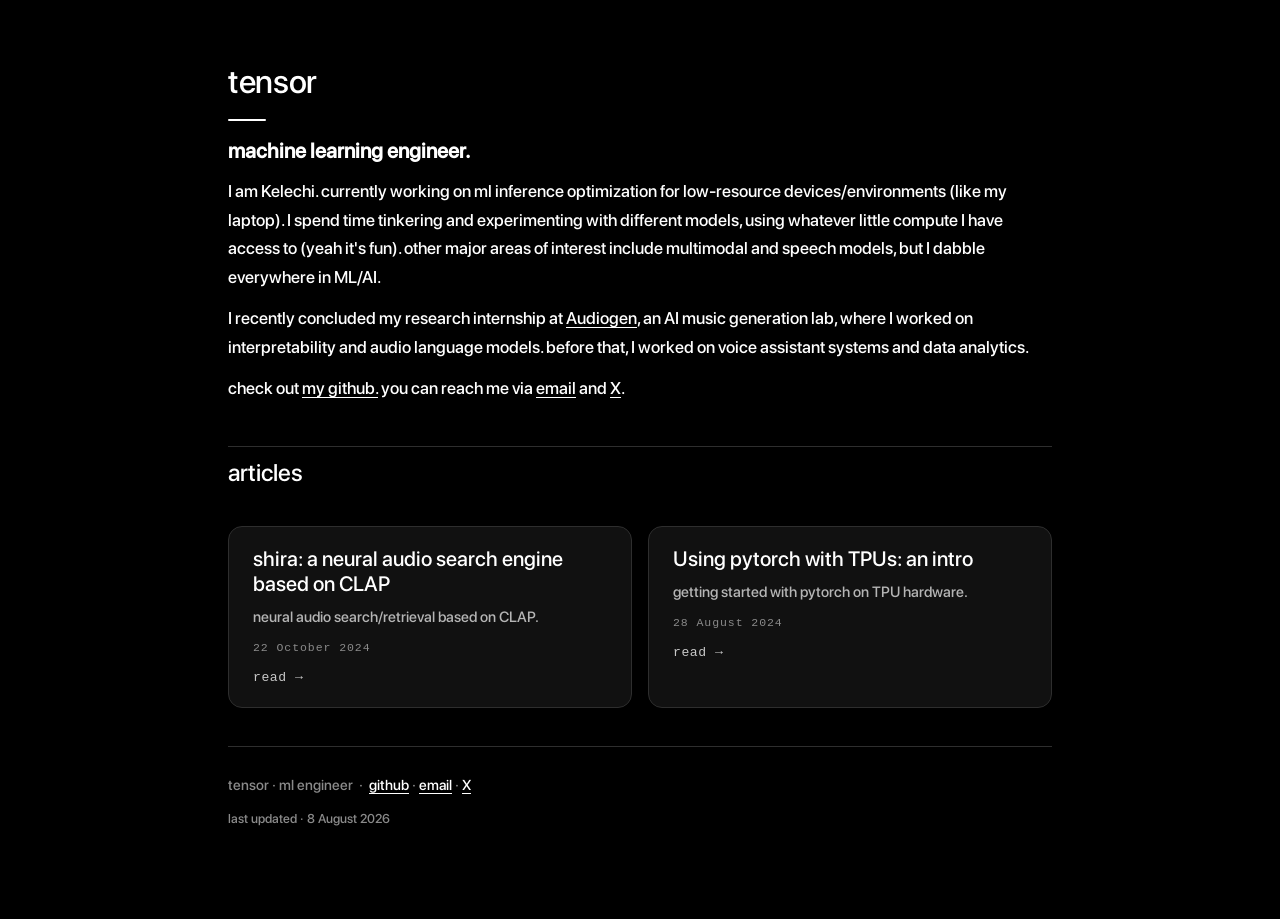
<file: index.html>
<!DOCTYPE html>
<html lang="en">
<head>
<meta charset="UTF-8">
<meta name="viewport" content="width=device-width, initial-scale=1.0">
<link rel="stylesheet" href="styling.css">
<link rel="icon" href="data:image/svg+xml,<svg xmlns='http://www.w3.org/2000/svg' viewBox='0 0 16 16'><rect width='16' height='16' fill='%23fff'/><circle cx='8' cy='8' r='3.5' fill='%23000'/></svg>">
<meta name="description" content="tensor — machine learning engineer. multimodal models, inference optimization for low-resource devices, audio retrieval, ASR.">

<title>tensor</title>
</head>
<body>
<div class="wrap">

<h1>tensor</h1>
<h3 class="intro_phase">machine learning engineer.</h3>

<main>
  <section class="intro">
    <p>I am Kelechi. currently working on ml inference optimization for low-resource
    devices/environments (like my laptop). I spend time tinkering and experimenting with different
    models, using whatever little compute I have access to (yeah it's fun). 
    other major areas of interest include multimodal and speech models, but I dabble everywhere in ML/AI.</p>

    <p>I recently concluded my research internship at <a href="https://audiogen.co" target="_blank">Audiogen</a>,
    an AI music generation lab, where I worked on interpretability and audio language models. before that, I worked on voice assistant systems and data analytics.
    </p>

    <p>check out <a href="https://github.com/kelechi-c" target="_blank">my github.</a>
    you can reach me via <a href="mailto:kelechichibuzo7@gmail.com" target="_blank">email</a>
    and <a href="https://x.com/tensor_kelechi" target="_blank">X</a>.</p>
  </section>

  <section class="articles">
    <h2>articles</h2>

    <div class="cards">
      <a class="card" href="articles/shira-audio-search.html">
        <h2>shira: a neural audio search engine based on CLAP</h2>
        <p>neural audio search/retrieval based on CLAP.</p>
        <div class="date">22 October 2024</div>
        <div class="go">read →</div>
      </a>
      <a class="card" href="articles/tpu-torch.html">
        <h2>Using pytorch with TPUs: an intro</h2>
        <p>getting started with pytorch on TPU hardware.</p>
        <div class="date">28 August 2024</div>
        <div class="go">read →</div>
      </a>
    </div>
  </section>
</main>

<footer>
  <p>tensor · ml engineer &nbsp;·&nbsp; <a href="https://github.com/kelechi-c" target="_blank">github</a>
  · <a href="mailto:kelechichibuzo7@gmail.com">email</a> · <a href="https://x.com/tensor_kelechi" target="_blank">X</a></p>
  <p class="updated">last updated · 8 August 2026</p>
</footer>

</div>
</body>
</html>
</file>
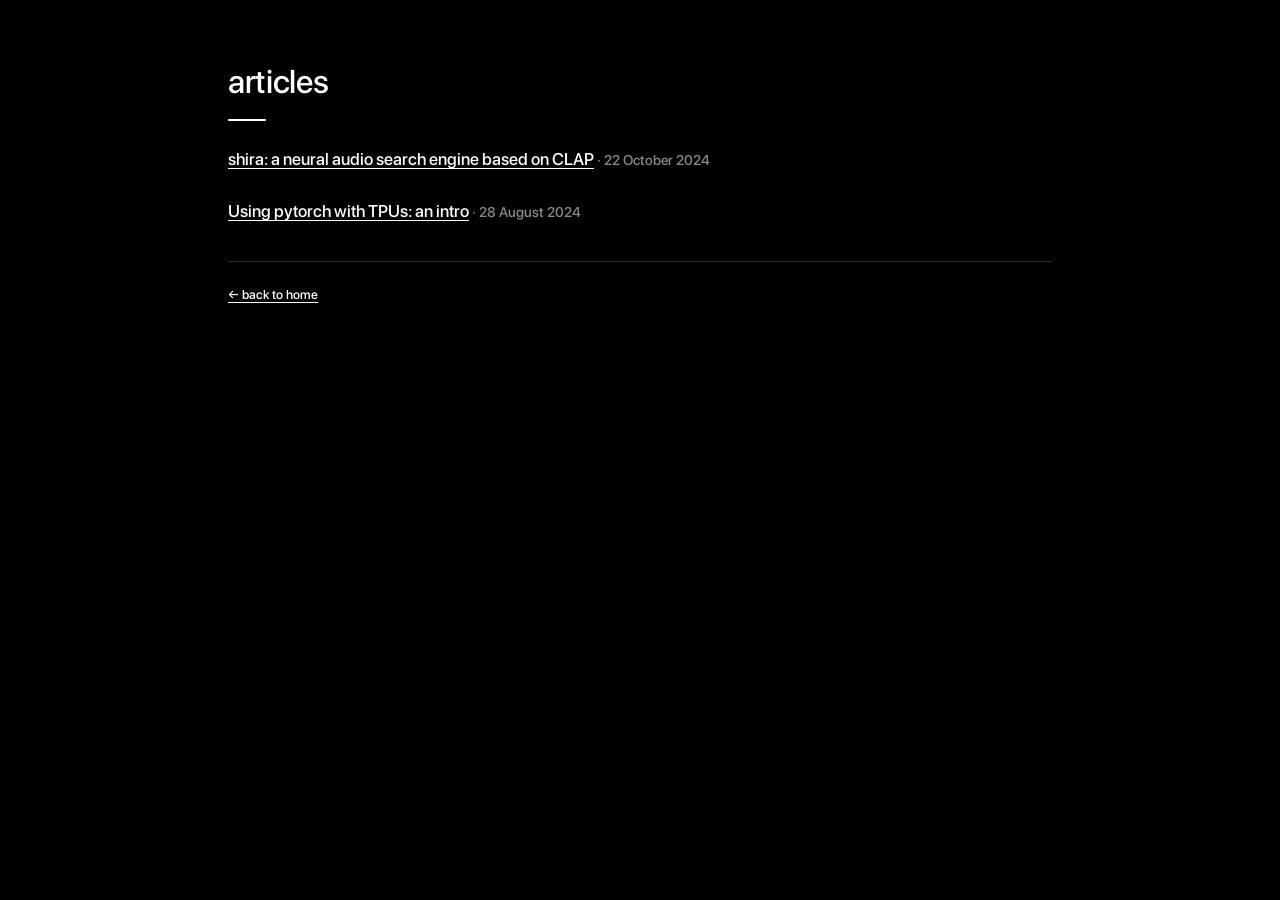
<file: articles/index.html>
<!DOCTYPE html>
<html lang="en">
<head>
<meta charset="UTF-8">
<meta name="viewport" content="width=device-width, initial-scale=1.0">
<link rel="stylesheet" href="../styling.css">
<link rel="icon" href="data:image/svg+xml,<svg xmlns='http://www.w3.org/2000/svg' viewBox='0 0 16 16'><rect width='16' height='16' fill='%23fff'/><circle cx='8' cy='8' r='3.5' fill='%23000'/></svg>">
<meta name="description" content="Articles by tensor — neural audio search with CLAP, and an intro to PyTorch on TPUs.">
<title>articles · tensor</title>
</head>
<body>
<div class="wrap">

<h1>articles</h1>

<main>
  <ul class="artlist">
    <li>
      <a href="shira-audio-search.html">shira: a neural audio search engine based on CLAP</a>
      <span class="date">· 22 October 2024</span>
    </li>
    <li>
      <a href="tpu-torch.html">Using pytorch with TPUs: an intro</a>
      <span class="date">· 28 August 2024</span>
    </li>
  </ul>
</main>

<footer>
  <p class="updated"><a href="../index.html">← back to home</a></p>
</footer>

</div>
</body>
</html>
</file>
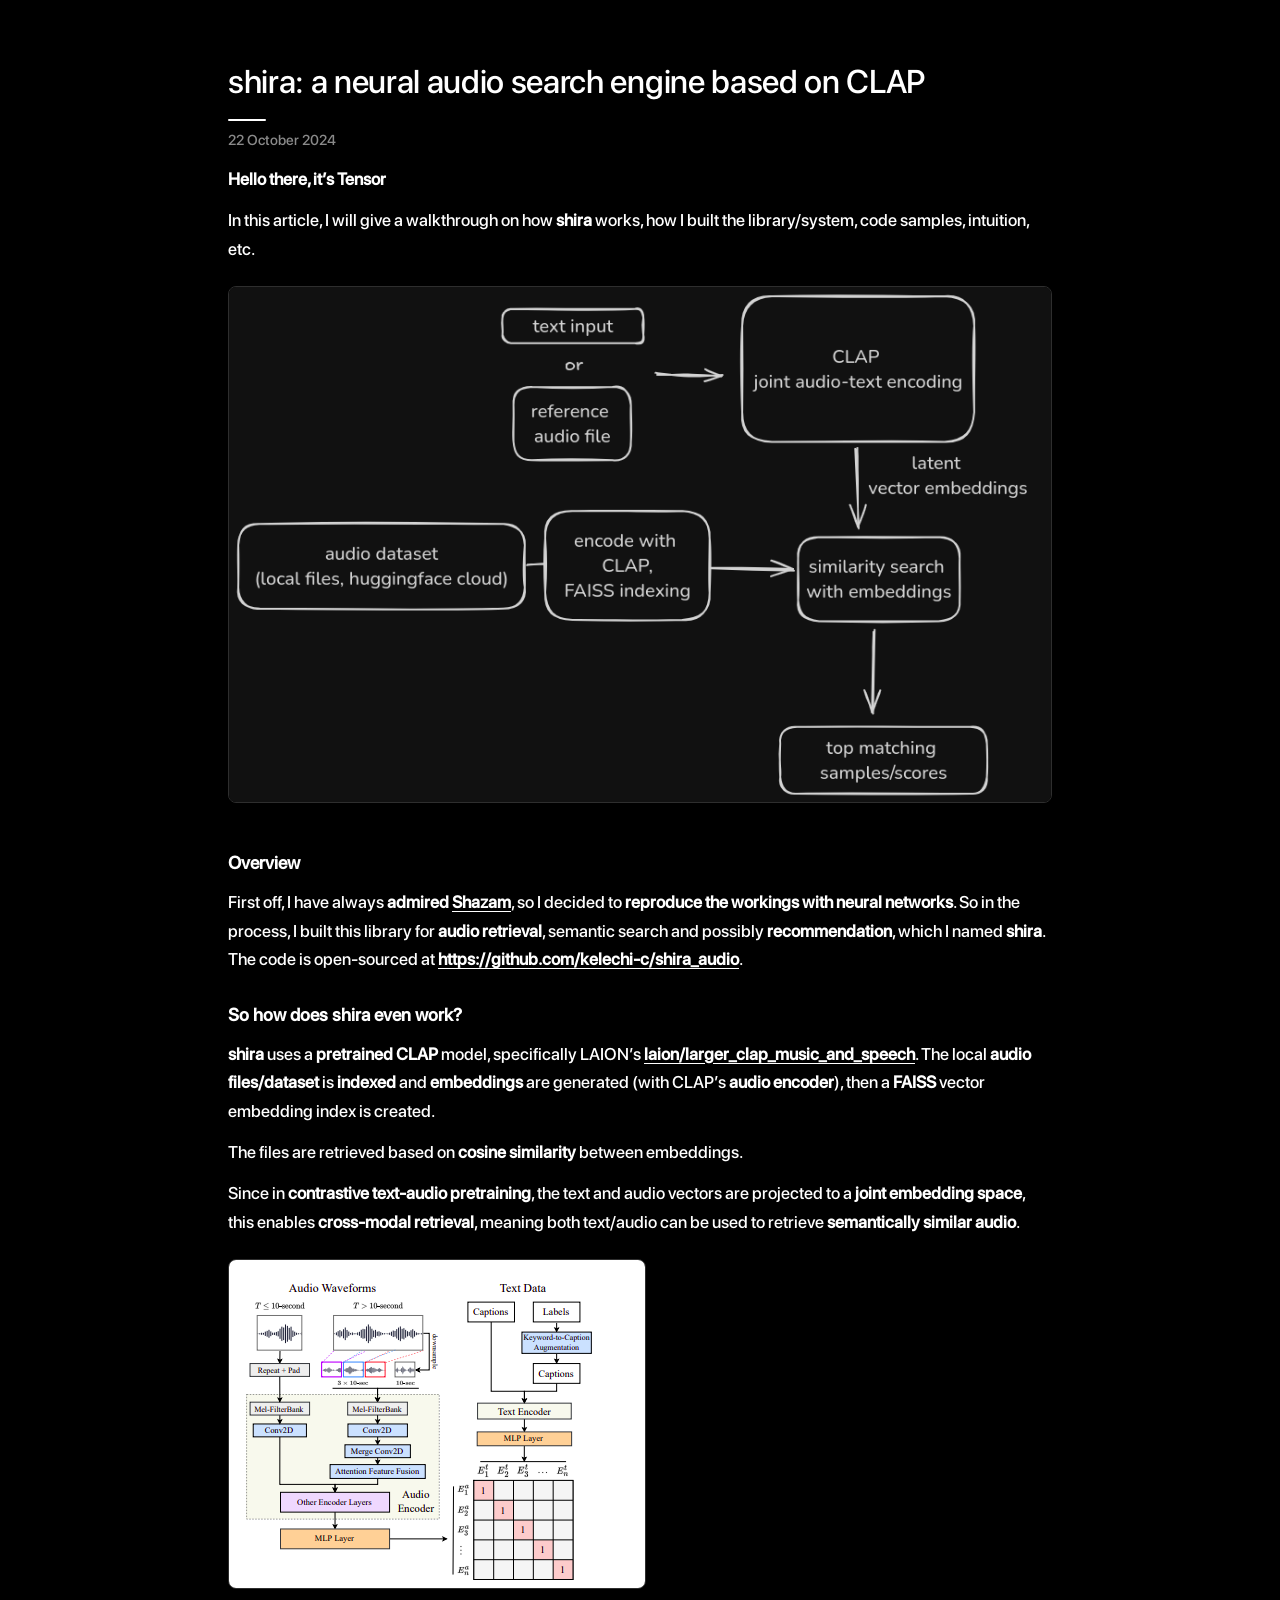
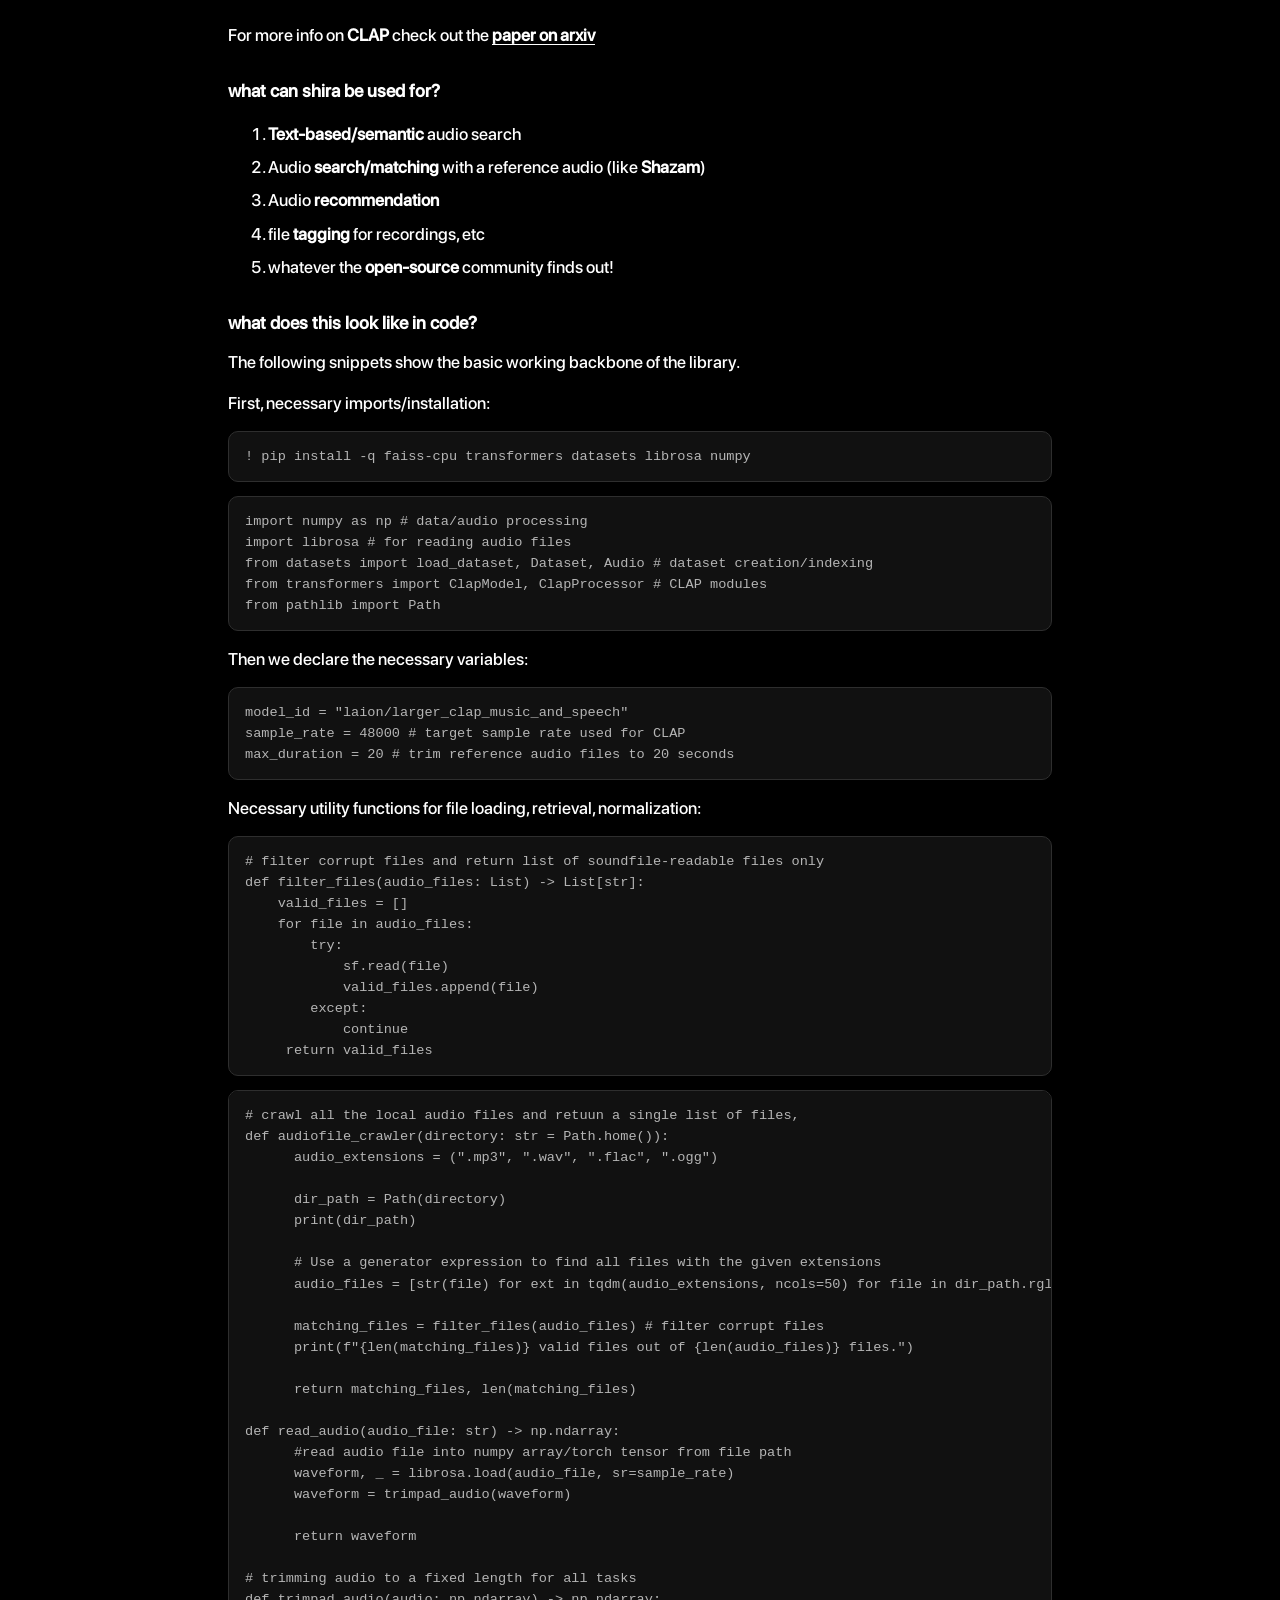
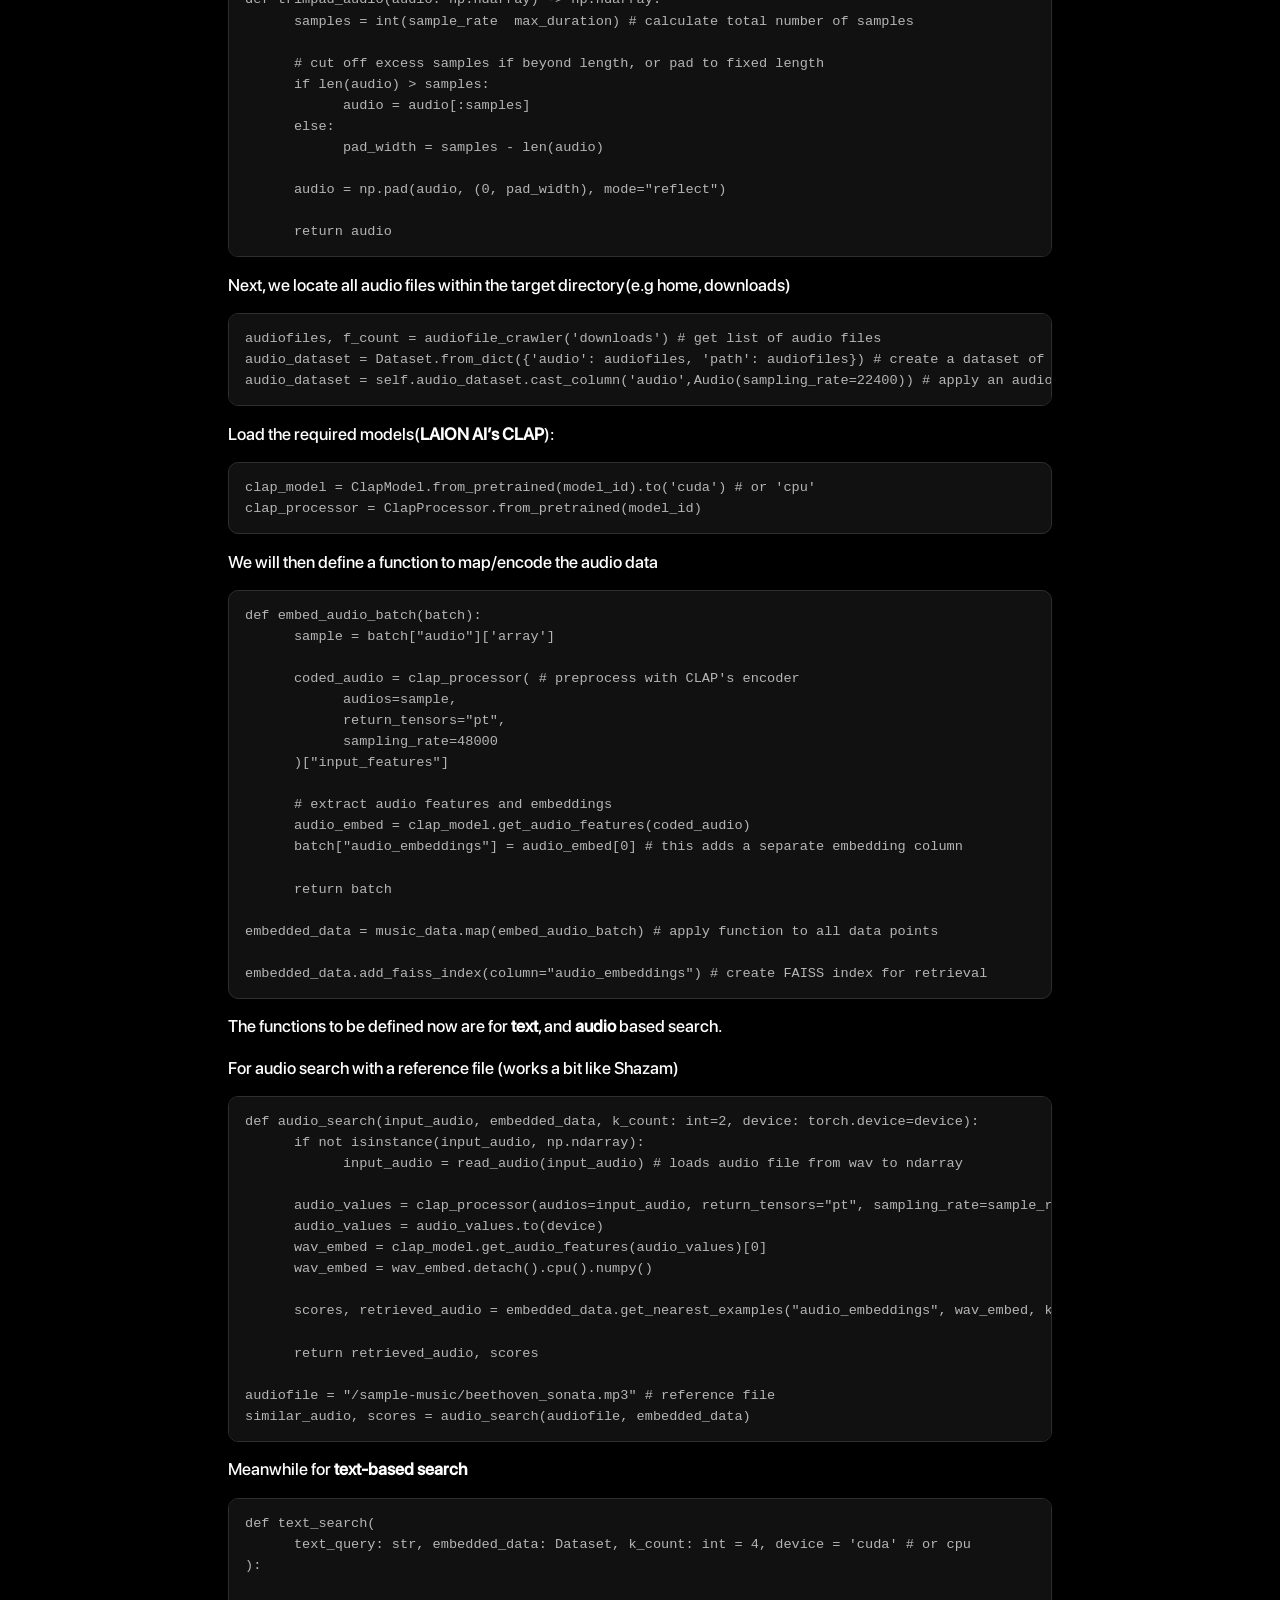
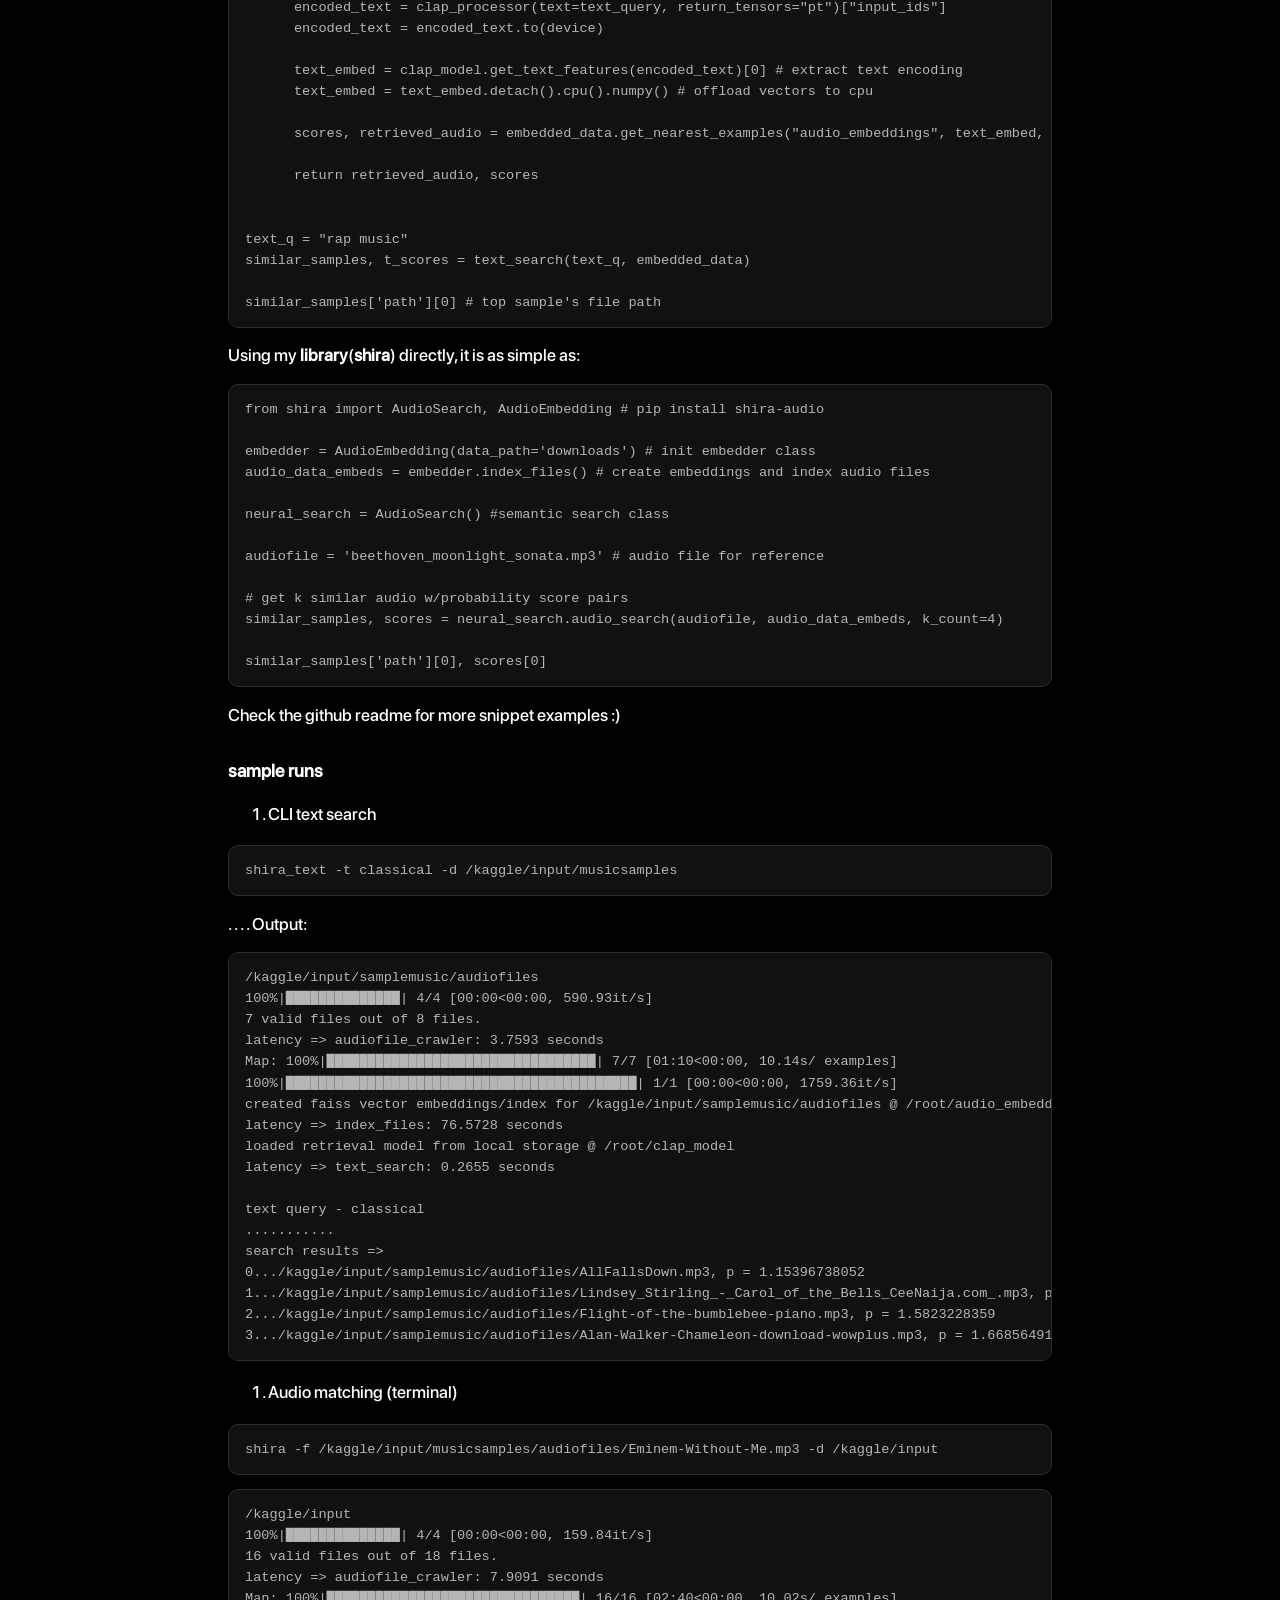
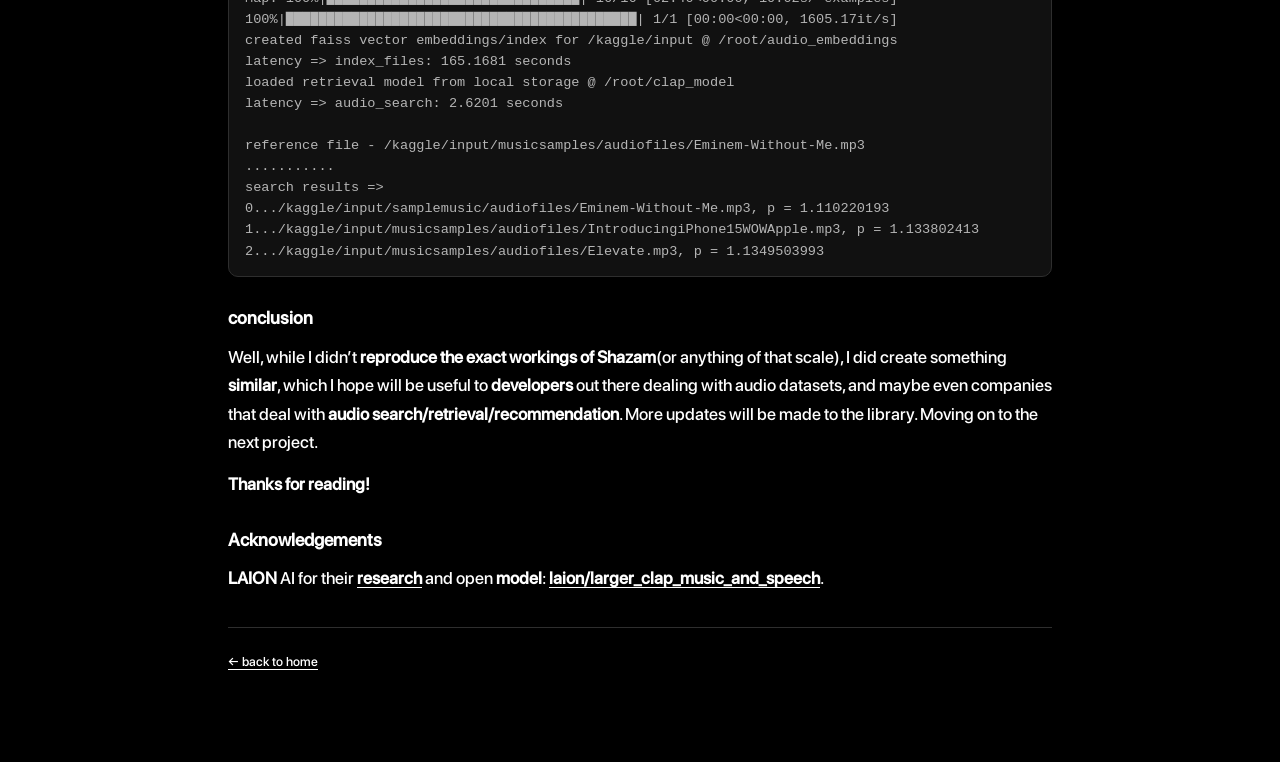
<file: articles/shira-a-neural-audio-search-engine-based-on-clap.html>
<!DOCTYPE html>
<html lang="en">
<head>
<meta charset="UTF-8">
<meta name="viewport" content="width=device-width, initial-scale=1.0">
<link rel="stylesheet" href="../styling.css">
<link rel="icon" href="data:image/svg+xml,<svg xmlns='http://www.w3.org/2000/svg' viewBox='0 0 16 16'><rect width='16' height='16' fill='%23fff'/><circle cx='8' cy='8' r='3.5' fill='%23000'/></svg>">
<title>shira: a neural audio search engine based on CLAP · Kelechi (tensor)</title>
</head>
<body>
<div class="wrap">
<header>
  <h1>shira: a neural audio search engine based on CLAP</h1>
  <p class="article-date">22 October 2024</p>
</header>
<main>
<p><strong>Hello there, it’s Tensor</strong></p>
<p>In this article, I will give a walkthrough on how
<strong>shira</strong> works, how I built the library/system, code
samples, intuition, etc.</p>
<p><img src="images/image1.png" /></p>
<h3 id="overview"><strong>Overview</strong></h3>
<p>First off, I have always <strong>admired</strong> <a
href="https://www.shazam.com/"><strong>Shazam</strong></a>, so I decided
to <strong>reproduce the workings with neural networks</strong>. So in
the process, I built this library for <strong>audio retrieval</strong>,
semantic search and possibly <strong>recommendation</strong>, which I
named <strong>shira</strong>. The code is open-sourced at <a
href="https://github.com/kelechi-c/shira_audio"><strong>https://github.com/kelechi-c/shira_audio</strong></a>.</p>
<h3 id="so-how-does-shira-even-work"><strong>So how does shira even
work?</strong></h3>
<p><strong>shira</strong> uses a <strong>pretrained</strong>
<strong>CLAP</strong> model, specifically LAION’s <a
href="https://huggingface.co/laion/larger_clap_music_and_speech"><strong>laion/larger_clap_music_and_speech</strong></a>.
The local <strong>audio files/dataset</strong> is
<strong>indexed</strong> and <strong>embeddings</strong> are generated
(with CLAP’s <strong>audio encoder</strong>), then a
<strong>FAISS</strong> vector embedding index is created.</p>
<p>The files are retrieved based on <strong>cosine similarity</strong>
between embeddings.</p>
<p>Since in <strong>contrastive text-audio pretraining</strong>, the
text and audio vectors are projected to a <strong>joint embedding
space</strong>, this enables <strong>cross-modal retrieval</strong>,
meaning both text/audio can be used to retrieve <strong>semantically
similar audio</strong>.</p>
<p><img src="images/image2.png" /></p>
<p>For more info on <strong>CLAP</strong> check out the <a
href="https://arxiv.org/abs/2211.06687"><strong>paper on
arxiv</strong></a></p>
<h3 id="what-can-shira-be-used-for"><strong>what can shira be used
for?</strong></h3>
<ol type="1">
<li><strong>Text-based/semantic</strong> audio search<br />
</li>
<li>Audio <strong>search/matching</strong> with a reference audio (like
<strong>Shazam</strong>)<br />
</li>
<li>Audio <strong>recommendation</strong><br />
</li>
<li>file <strong>tagging</strong> for recordings, etc<br />
</li>
<li>whatever the <strong>open-source</strong> community finds out!</li>
</ol>
<h3 id="what-does-this-look-like-in-code"><strong>what does this look
like in code?</strong></h3>
<p>The following snippets show the basic working backbone of the
library.</p>
<p>First, necessary imports/installation:</p>
<pre><code>! pip install -q faiss-cpu transformers datasets librosa numpy</code></pre>
<pre><code>import numpy as np # data/audio processing
import librosa # for reading audio files
from datasets import load_dataset, Dataset, Audio # dataset creation/indexing
from transformers import ClapModel, ClapProcessor # CLAP modules
from pathlib import Path</code></pre>
<p>Then we declare the necessary variables:</p>
<pre><code>model_id = &quot;laion/larger_clap_music_and_speech&quot;
sample_rate = 48000 # target sample rate used for CLAP
max_duration = 20 # trim reference audio files to 20 seconds</code></pre>
<p>Necessary utility functions for file loading, retrieval,
normalization:</p>
<pre><code># filter corrupt files and return list of soundfile-readable files only
def filter_files(audio_files: List) -&gt; List[str]:
    valid_files = []
    for file in audio_files:
        try:
            sf.read(file)
            valid_files.append(file)
        except:
            continue
     return valid_files</code></pre>
<pre><code># crawl all the local audio files and retuun a single list of files,
def audiofile_crawler(directory: str = Path.home()):
      audio_extensions = (&quot;.mp3&quot;, &quot;.wav&quot;, &quot;.flac&quot;, &quot;.ogg&quot;)

      dir_path = Path(directory)
      print(dir_path)

      # Use a generator expression to find all files with the given extensions
      audio_files = [str(file) for ext in tqdm(audio_extensions, ncols=50) for file in dir_path.rglob(f&quot;{ext}&quot;)]

      matching_files = filter_files(audio_files) # filter corrupt files
      print(f&quot;{len(matching_files)} valid files out of {len(audio_files)} files.&quot;)

      return matching_files, len(matching_files)

def read_audio(audio_file: str) -&gt; np.ndarray:
      #read audio file into numpy array/torch tensor from file path
      waveform, _ = librosa.load(audio_file, sr=sample_rate)
      waveform = trimpad_audio(waveform)

      return waveform

# trimming audio to a fixed length for all tasks
def trimpad_audio(audio: np.ndarray) -&gt; np.ndarray:
      samples = int(sample_rate  max_duration) # calculate total number of samples

      # cut off excess samples if beyond length, or pad to fixed length
      if len(audio) &gt; samples:
            audio = audio[:samples]
      else:
            pad_width = samples - len(audio)
      
      audio = np.pad(audio, (0, pad_width), mode=&quot;reflect&quot;)

      return audio</code></pre>
<p>Next, we locate all audio files within the target directory(e.g home,
downloads)</p>
<pre><code>audiofiles, f_count = audiofile_crawler(&#39;downloads&#39;) # get list of audio files
audio_dataset = Dataset.from_dict({&#39;audio&#39;: audiofiles, &#39;path&#39;: audiofiles}) # create a dataset of the audiofiles and paths
audio_dataset = self.audio_dataset.cast_column(&#39;audio&#39;,Audio(sampling_rate=22400)) # apply an audio transform on the audio column</code></pre>
<p>Load the required models(<strong>LAION AI’s CLAP</strong>):</p>
<pre><code>clap_model = ClapModel.from_pretrained(model_id).to(&#39;cuda&#39;) # or &#39;cpu&#39;
clap_processor = ClapProcessor.from_pretrained(model_id)</code></pre>
<p>We will then define a function to map/encode the audio data</p>
<pre><code>def embed_audio_batch(batch):
      sample = batch[&quot;audio&quot;][&#39;array&#39;]

      coded_audio = clap_processor( # preprocess with CLAP&#39;s encoder
            audios=sample,
            return_tensors=&quot;pt&quot;,
            sampling_rate=48000
      )[&quot;input_features&quot;]

      # extract audio features and embeddings
      audio_embed = clap_model.get_audio_features(coded_audio)
      batch[&quot;audio_embeddings&quot;] = audio_embed[0] # this adds a separate embedding column
      
      return batch

embedded_data = music_data.map(embed_audio_batch) # apply function to all data points

embedded_data.add_faiss_index(column=&quot;audio_embeddings&quot;) # create FAISS index for retrieval</code></pre>
<p>The functions to be defined now are for <strong>text</strong>, and
<strong>audio</strong> based search.</p>
<p>For audio search with a reference file (works a bit like Shazam)</p>
<pre><code>def audio_search(input_audio, embedded_data, k_count: int=2, device: torch.device=device):
      if not isinstance(input_audio, np.ndarray):
            input_audio = read_audio(input_audio) # loads audio file from wav to ndarray

      audio_values = clap_processor(audios=input_audio, return_tensors=&quot;pt&quot;, sampling_rate=sample_rate)[&quot;audio_features&quot;] # type: ignore
      audio_values = audio_values.to(device)
      wav_embed = clap_model.get_audio_features(audio_values)[0]
      wav_embed = wav_embed.detach().cpu().numpy()

      scores, retrieved_audio = embedded_data.get_nearest_examples(&quot;audio_embeddings&quot;, wav_embed, k=k_count)

      return retrieved_audio, scores

audiofile = &quot;/sample-music/beethoven_sonata.mp3&quot; # reference file
similar_audio, scores = audio_search(audiofile, embedded_data)</code></pre>
<p>Meanwhile for <strong>text-based search</strong></p>
<pre><code>def text_search(
      text_query: str, embedded_data: Dataset, k_count: int = 4, device = &#39;cuda&#39; # or cpu
):

      encoded_text = clap_processor(text=text_query, return_tensors=&quot;pt&quot;)[&quot;input_ids&quot;]
      encoded_text = encoded_text.to(device)

      text_embed = clap_model.get_text_features(encoded_text)[0] # extract text encoding
      text_embed = text_embed.detach().cpu().numpy() # offload vectors to cpu

      scores, retrieved_audio = embedded_data.get_nearest_examples(&quot;audio_embeddings&quot;, text_embed, k=k_count) # retrieve similar samples with scores

      return retrieved_audio, scores


text_q = &quot;rap music&quot;
similar_samples, t_scores = text_search(text_q, embedded_data)

similar_samples[&#39;path&#39;][0] # top sample&#39;s file path</code></pre>
<p>Using my <strong>library</strong>(<strong>shira</strong>) directly,
it is as simple as:</p>
<pre><code>from shira import AudioSearch, AudioEmbedding # pip install shira-audio

embedder = AudioEmbedding(data_path=&#39;downloads&#39;) # init embedder class
audio_data_embeds = embedder.index_files() # create embeddings and index audio files

neural_search = AudioSearch() #semantic search class

audiofile = &#39;beethoven_moonlight_sonata.mp3&#39; # audio file for reference

# get k similar audio w/probability score pairs
similar_samples, scores = neural_search.audio_search(audiofile, audio_data_embeds, k_count=4)

similar_samples[&#39;path&#39;][0], scores[0]</code></pre>
<p>Check the github readme for more snippet examples :)</p>
<h3 id="sample-runs"><strong>sample runs</strong></h3>
<ol type="1">
<li>CLI text search</li>
</ol>
<pre><code>shira_text -t classical -d /kaggle/input/musicsamples</code></pre>
<p>. . . . Output:</p>
<pre><code>/kaggle/input/samplemusic/audiofiles
100%|██████████████| 4/4 [00:00&lt;00:00, 590.93it/s]
7 valid files out of 8 files.
latency =&gt; audiofile_crawler: 3.7593 seconds
Map: 100%|█████████████████████████████████| 7/7 [01:10&lt;00:00, 10.14s/ examples]
100%|███████████████████████████████████████████| 1/1 [00:00&lt;00:00, 1759.36it/s]
created faiss vector embeddings/index for /kaggle/input/samplemusic/audiofiles @ /root/audio_embeddings
latency =&gt; index_files: 76.5728 seconds
loaded retrieval model from local storage @ /root/clap_model
latency =&gt; text_search: 0.2655 seconds

text query - classical
...........
search results =&gt;
0.../kaggle/input/samplemusic/audiofiles/AllFallsDown.mp3, p = 1.15396738052
1.../kaggle/input/samplemusic/audiofiles/Lindsey_Stirling_-_Carol_of_the_Bells_CeeNaija.com_.mp3, p = 1.526132822
2.../kaggle/input/samplemusic/audiofiles/Flight-of-the-bumblebee-piano.mp3, p = 1.5823228359
3.../kaggle/input/samplemusic/audiofiles/Alan-Walker-Chameleon-download-wowplus.mp3, p = 1.66856491565</code></pre>
<ol type="1">
<li>Audio matching (terminal)</li>
</ol>
<pre><code>shira -f /kaggle/input/musicsamples/audiofiles/Eminem-Without-Me.mp3 -d /kaggle/input</code></pre>
<pre><code>/kaggle/input
100%|██████████████| 4/4 [00:00&lt;00:00, 159.84it/s]
16 valid files out of 18 files.
latency =&gt; audiofile_crawler: 7.9091 seconds
Map: 100%|███████████████████████████████| 16/16 [02:40&lt;00:00, 10.02s/ examples]
100%|███████████████████████████████████████████| 1/1 [00:00&lt;00:00, 1605.17it/s]
created faiss vector embeddings/index for /kaggle/input @ /root/audio_embeddings
latency =&gt; index_files: 165.1681 seconds
loaded retrieval model from local storage @ /root/clap_model
latency =&gt; audio_search: 2.6201 seconds

reference file - /kaggle/input/musicsamples/audiofiles/Eminem-Without-Me.mp3
...........
search results =&gt;
0.../kaggle/input/samplemusic/audiofiles/Eminem-Without-Me.mp3, p = 1.110220193
1.../kaggle/input/musicsamples/audiofiles/IntroducingiPhone15WOWApple.mp3, p = 1.133802413
2.../kaggle/input/musicsamples/audiofiles/Elevate.mp3, p = 1.1349503993</code></pre>
<h3 id="conclusion"><strong>conclusion</strong></h3>
<p>Well, while I didn’t <strong>reproduce the exact workings of
Shazam</strong>(or anything of that scale), I did create something
<strong>similar</strong>, which I hope will be useful to
<strong>developers</strong> out there dealing with audio datasets, and
maybe even companies that deal with <strong>audio
search/retrieval/recommendation</strong>. More updates will be made to
the library. Moving on to the next project.</p>
<p><strong>Thanks for reading!</strong></p>
<h3 id="acknowledgements"><strong>Acknowledgements</strong></h3>
<p><strong>LAION</strong> AI for their <a
href="https://arxiv.org/abs/2211.06687"><strong>research</strong></a>
and open <strong>model</strong>: <a
href="https://huggingface.co/laion/larger_clap_music_and_speech"><strong>laion/larger_clap_music_and_speech</strong></a>.</p>
</main>
<footer>
  <p class="updated"><a href="../index.html">← back to home</a></p>
</footer>
</div>
</body>
</html>
</file>
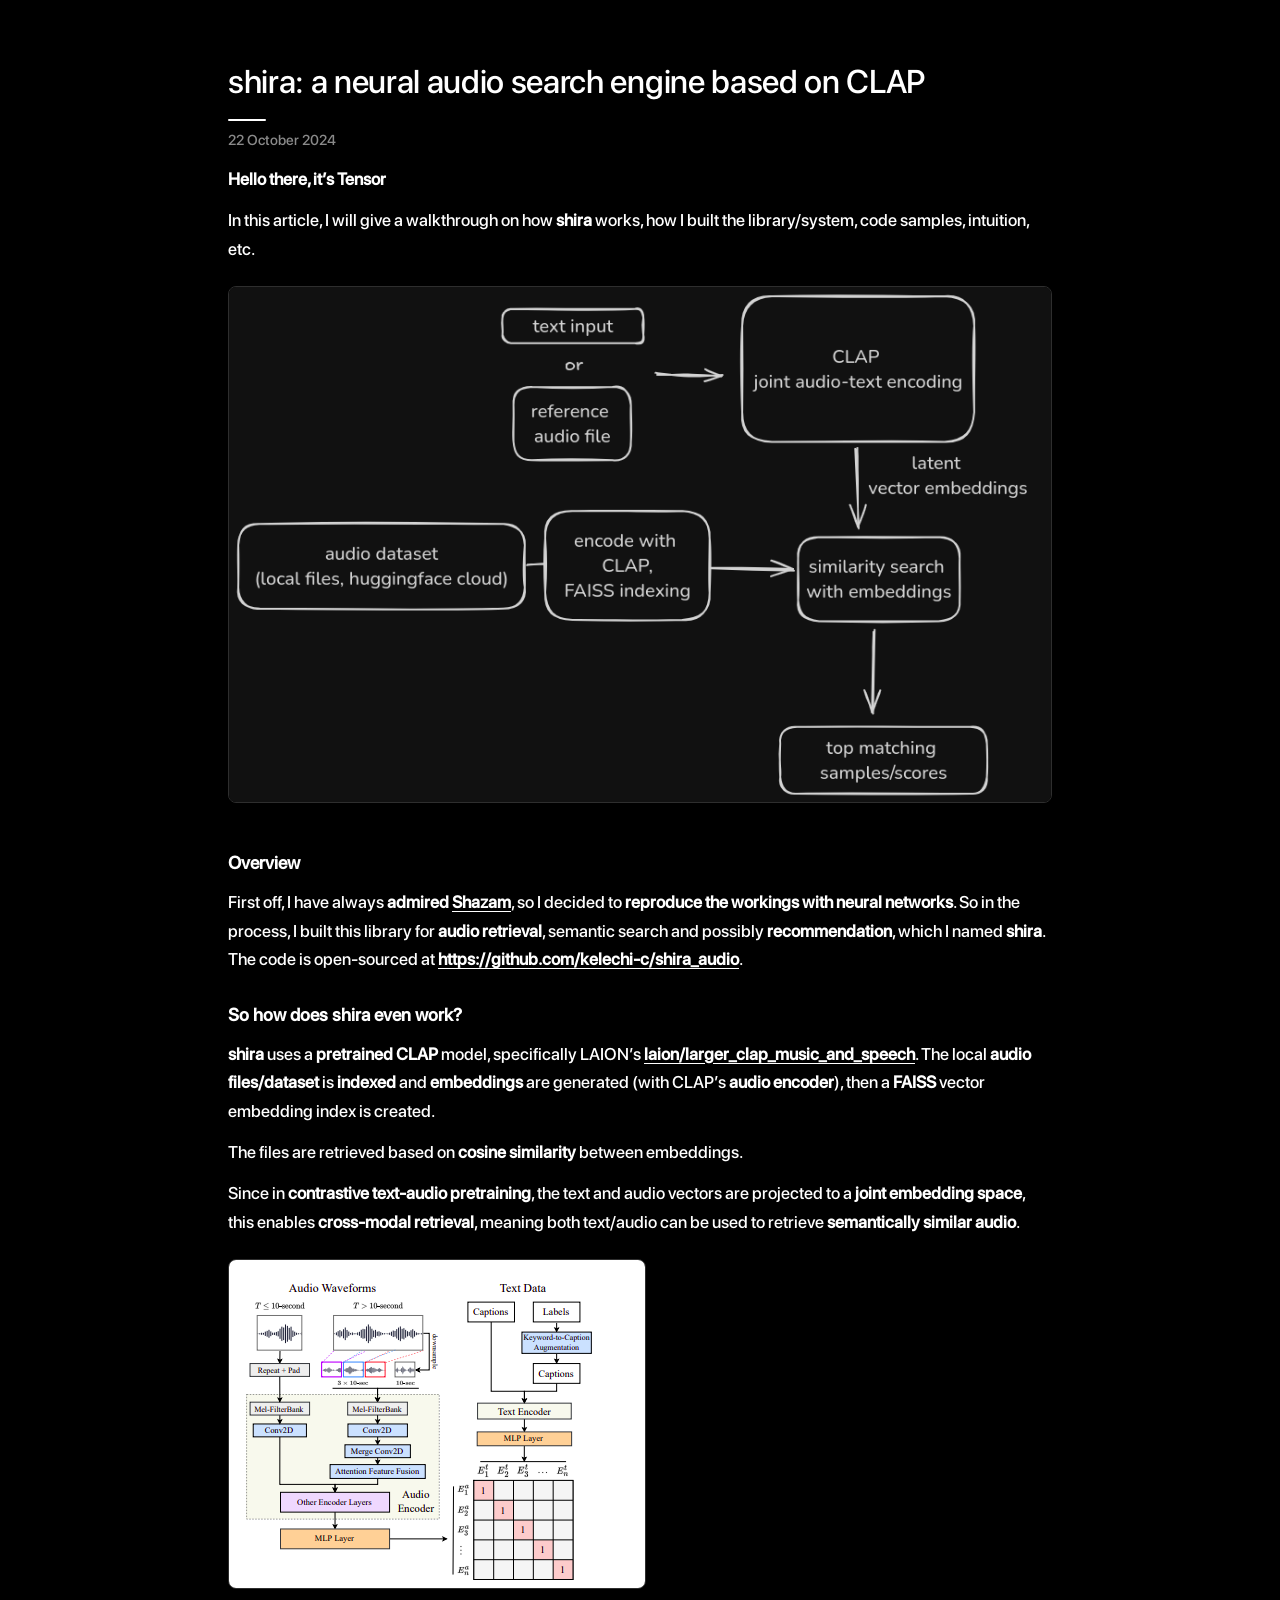
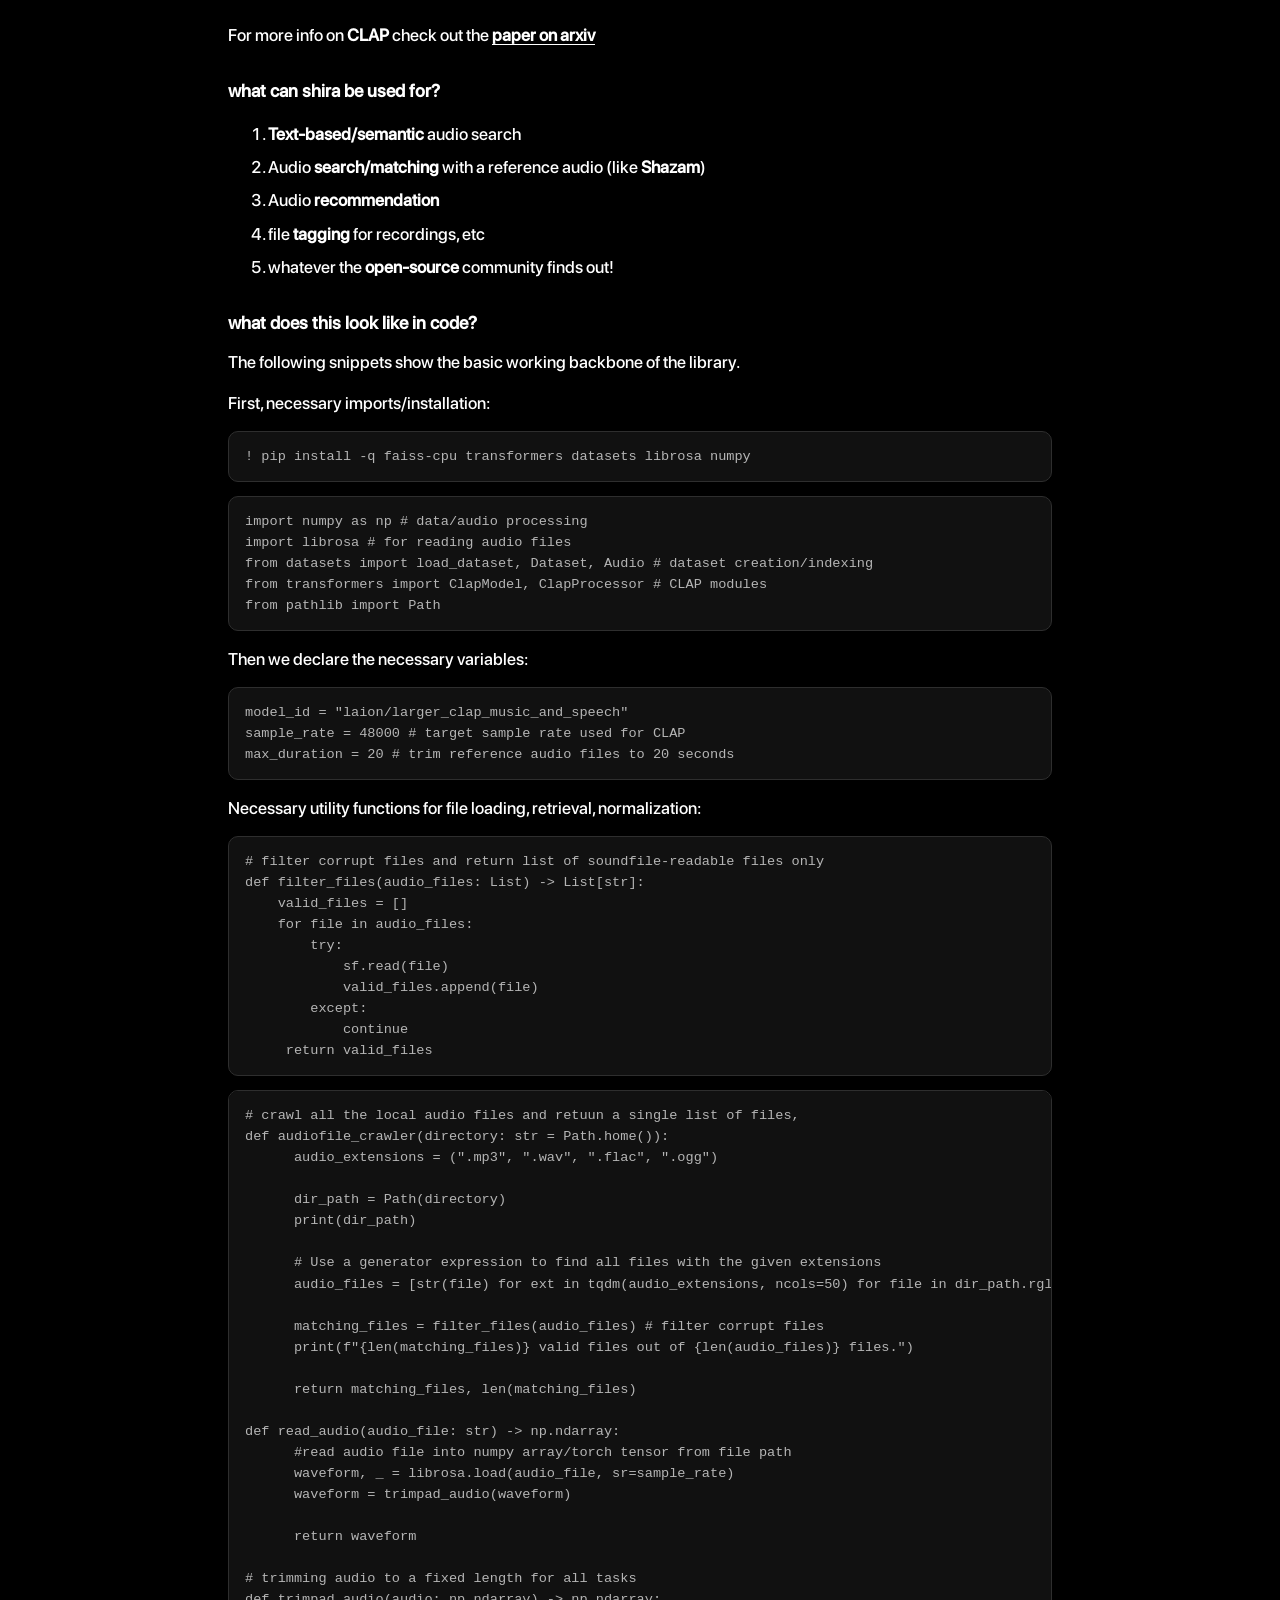
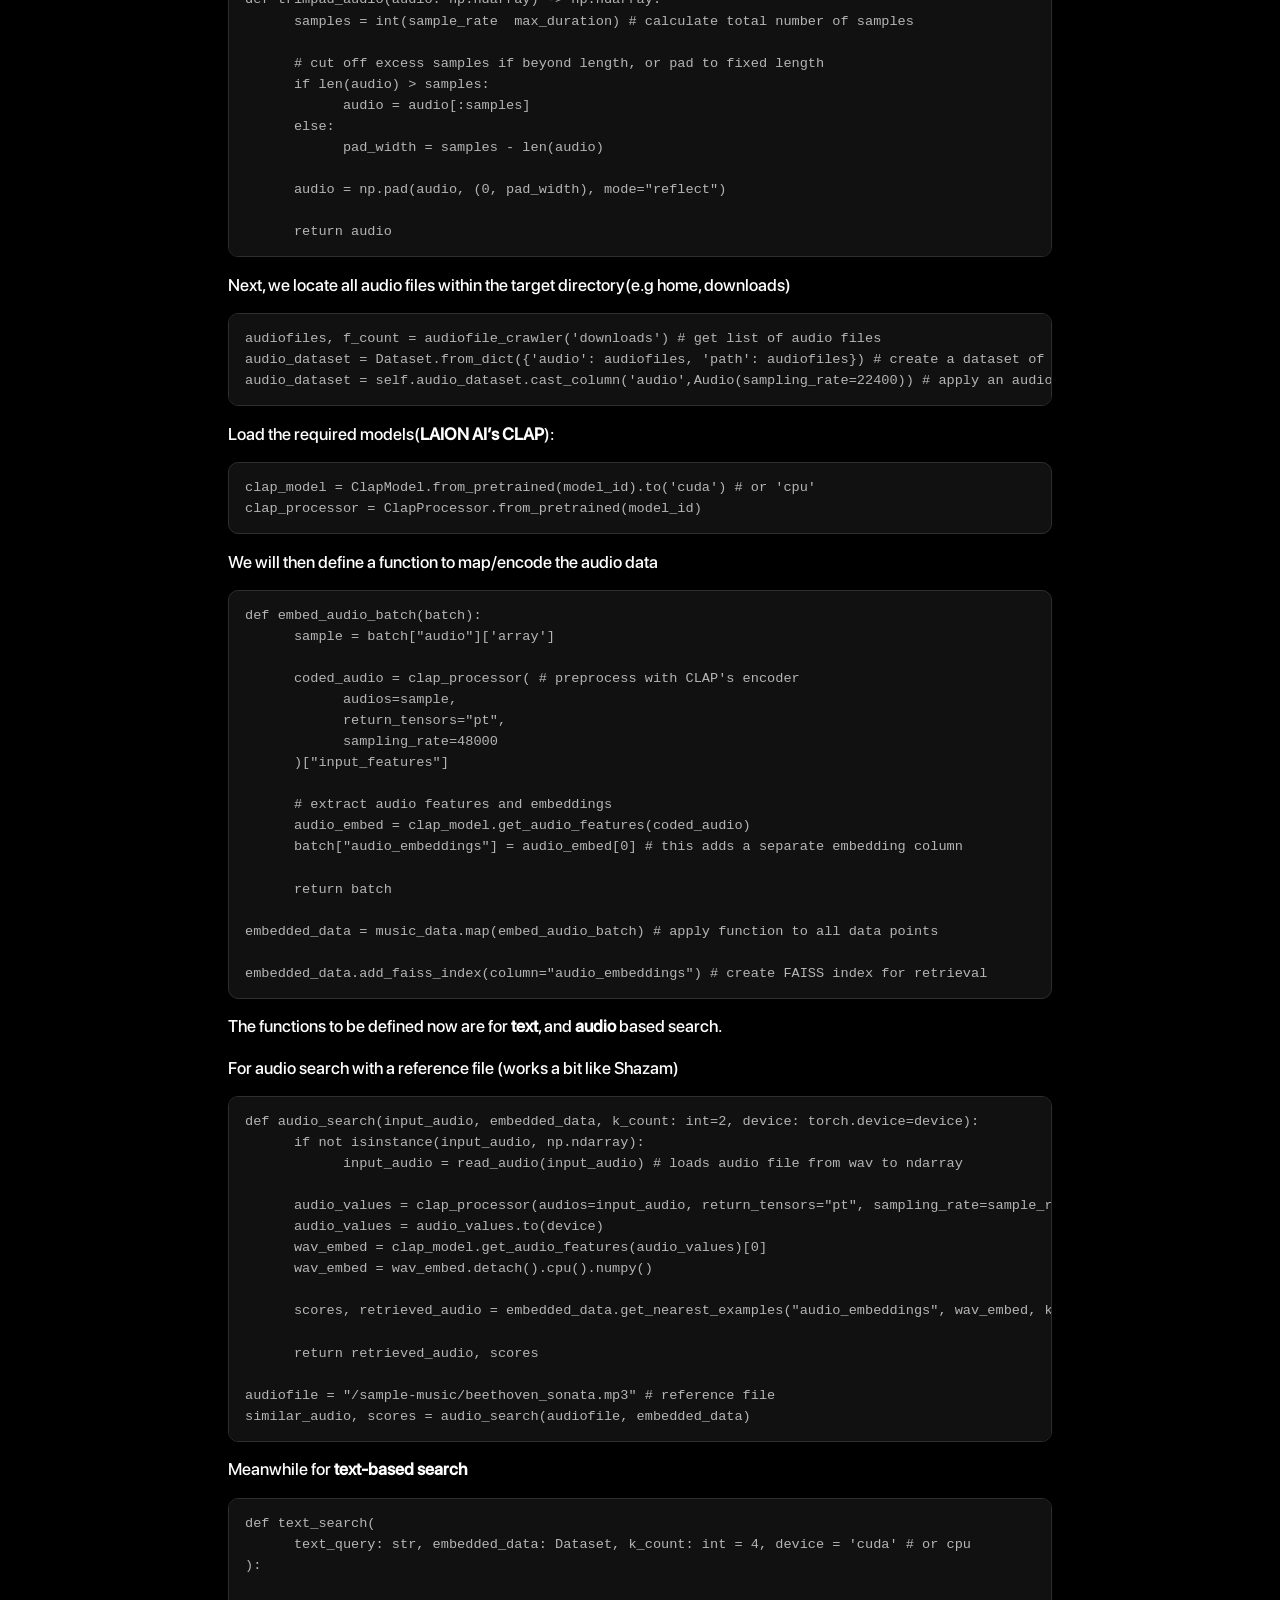
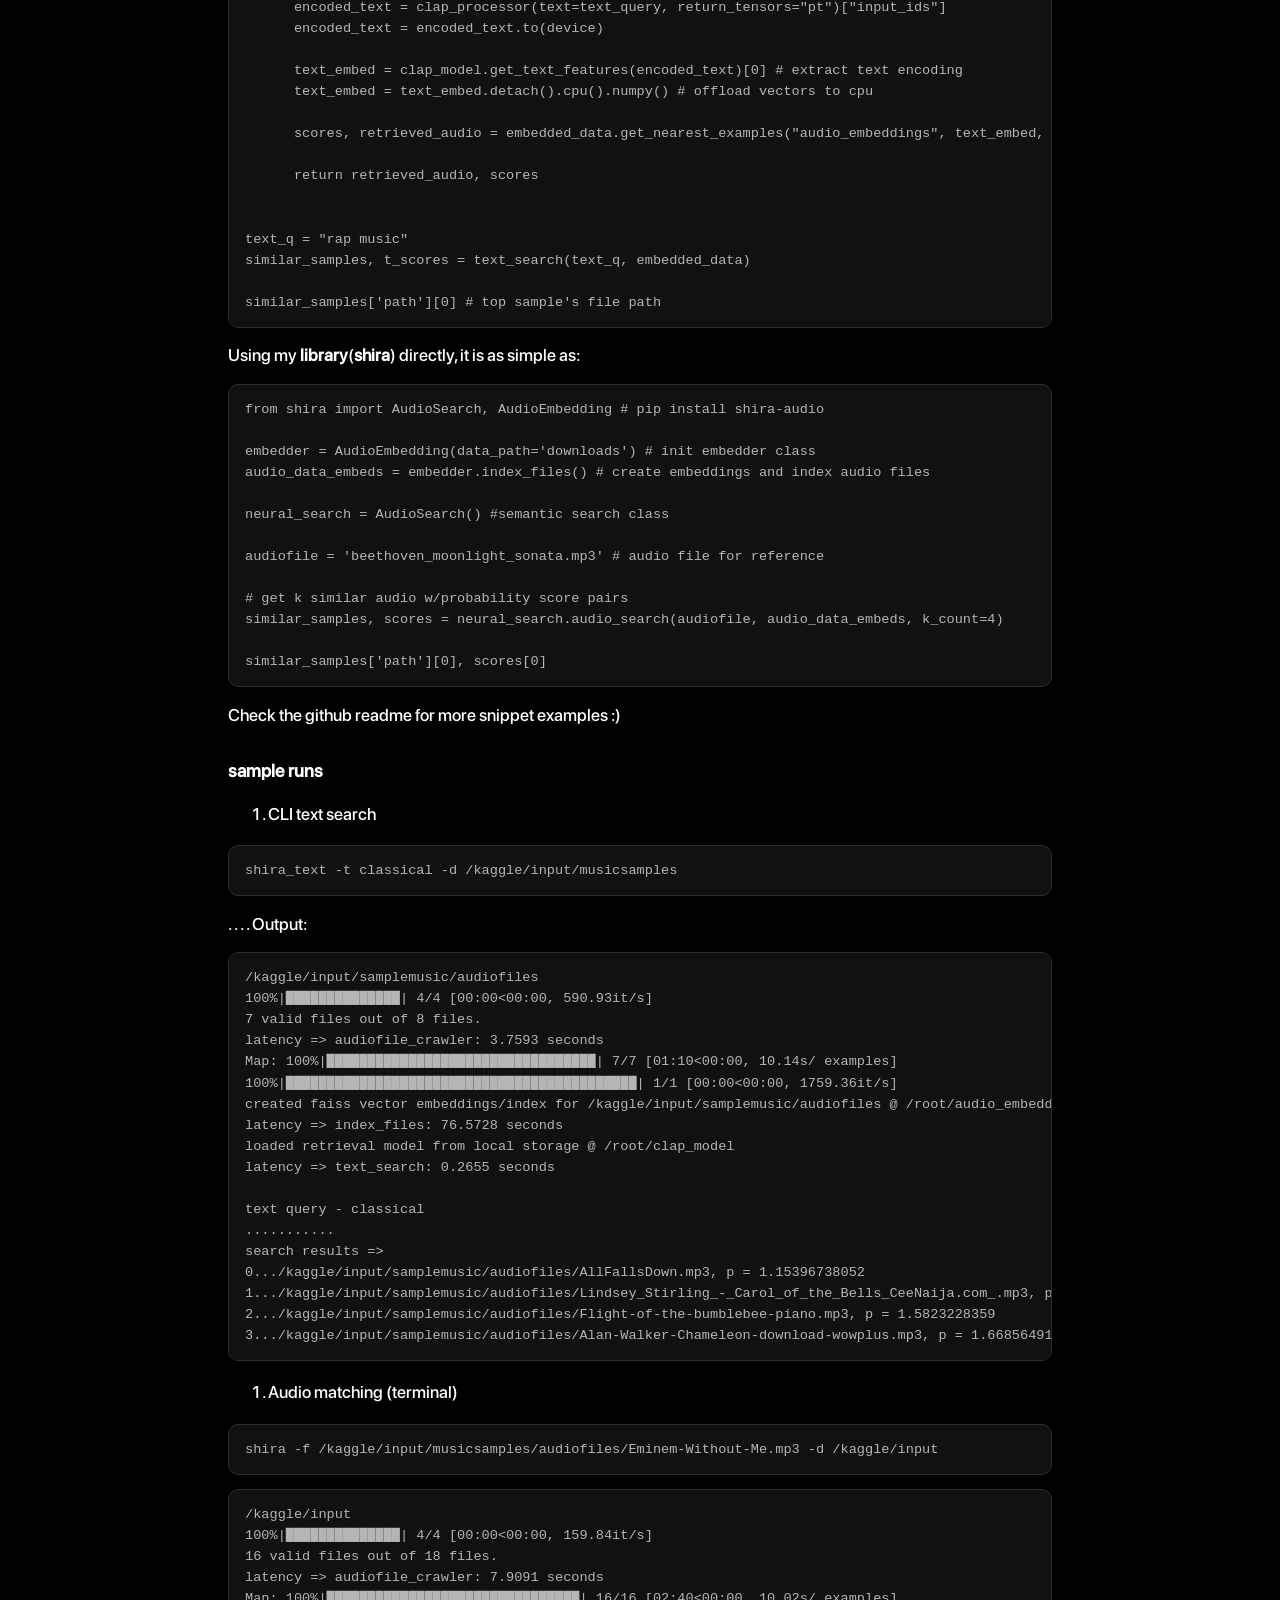
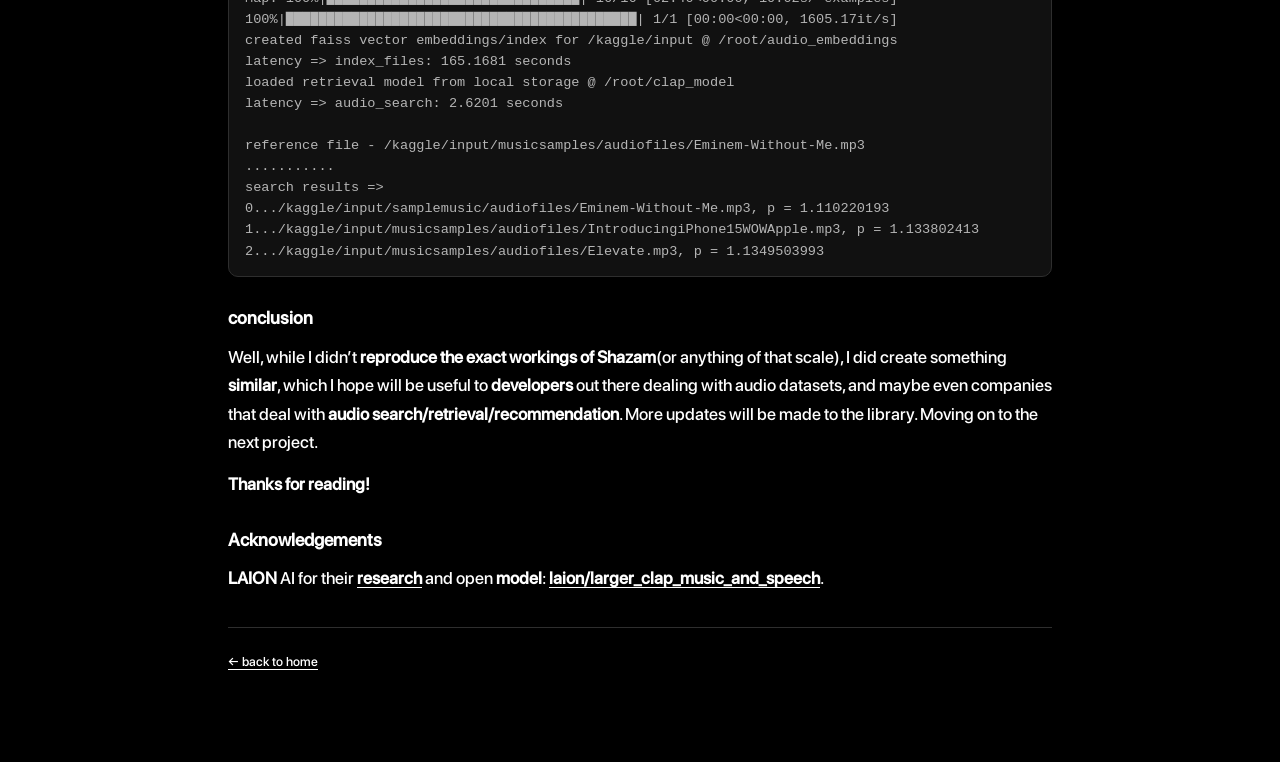
<file: articles/shira-audio-search.html>
<!DOCTYPE html>
<html lang="en">
<head>
<meta charset="UTF-8">
<meta name="viewport" content="width=device-width, initial-scale=1.0">
<link rel="stylesheet" href="../styling.css">
<link rel="icon" href="data:image/svg+xml,<svg xmlns='http://www.w3.org/2000/svg' viewBox='0 0 16 16'><rect width='16' height='16' fill='%23fff'/><circle cx='8' cy='8' r='3.5' fill='%23000'/></svg>">
<title>shira: a neural audio search engine based on CLAP · tensor</title>
</head>
<body>
<div class="wrap">
<header>
  <h1>shira: a neural audio search engine based on CLAP</h1>
  <p class="article-date">22 October 2024</p>
</header>
<main>
<p><strong>Hello there, it’s Tensor</strong></p>
<p>In this article, I will give a walkthrough on how
<strong>shira</strong> works, how I built the library/system, code
samples, intuition, etc.</p>
<p><img src="images/image1.png" /></p>
<h3 id="overview"><strong>Overview</strong></h3>
<p>First off, I have always <strong>admired</strong> <a
href="https://www.shazam.com/"><strong>Shazam</strong></a>, so I decided
to <strong>reproduce the workings with neural networks</strong>. So in
the process, I built this library for <strong>audio retrieval</strong>,
semantic search and possibly <strong>recommendation</strong>, which I
named <strong>shira</strong>. The code is open-sourced at <a
href="https://github.com/kelechi-c/shira_audio"><strong>https://github.com/kelechi-c/shira_audio</strong></a>.</p>
<h3 id="so-how-does-shira-even-work"><strong>So how does shira even
work?</strong></h3>
<p><strong>shira</strong> uses a <strong>pretrained</strong>
<strong>CLAP</strong> model, specifically LAION’s <a
href="https://huggingface.co/laion/larger_clap_music_and_speech"><strong>laion/larger_clap_music_and_speech</strong></a>.
The local <strong>audio files/dataset</strong> is
<strong>indexed</strong> and <strong>embeddings</strong> are generated
(with CLAP’s <strong>audio encoder</strong>), then a
<strong>FAISS</strong> vector embedding index is created.</p>
<p>The files are retrieved based on <strong>cosine similarity</strong>
between embeddings.</p>
<p>Since in <strong>contrastive text-audio pretraining</strong>, the
text and audio vectors are projected to a <strong>joint embedding
space</strong>, this enables <strong>cross-modal retrieval</strong>,
meaning both text/audio can be used to retrieve <strong>semantically
similar audio</strong>.</p>
<p><img src="images/image2.png" /></p>
<p>For more info on <strong>CLAP</strong> check out the <a
href="https://arxiv.org/abs/2211.06687"><strong>paper on
arxiv</strong></a></p>
<h3 id="what-can-shira-be-used-for"><strong>what can shira be used
for?</strong></h3>
<ol type="1">
<li><strong>Text-based/semantic</strong> audio search<br />
</li>
<li>Audio <strong>search/matching</strong> with a reference audio (like
<strong>Shazam</strong>)<br />
</li>
<li>Audio <strong>recommendation</strong><br />
</li>
<li>file <strong>tagging</strong> for recordings, etc<br />
</li>
<li>whatever the <strong>open-source</strong> community finds out!</li>
</ol>
<h3 id="what-does-this-look-like-in-code"><strong>what does this look
like in code?</strong></h3>
<p>The following snippets show the basic working backbone of the
library.</p>
<p>First, necessary imports/installation:</p>
<pre><code>! pip install -q faiss-cpu transformers datasets librosa numpy</code></pre>
<pre><code>import numpy as np # data/audio processing
import librosa # for reading audio files
from datasets import load_dataset, Dataset, Audio # dataset creation/indexing
from transformers import ClapModel, ClapProcessor # CLAP modules
from pathlib import Path</code></pre>
<p>Then we declare the necessary variables:</p>
<pre><code>model_id = &quot;laion/larger_clap_music_and_speech&quot;
sample_rate = 48000 # target sample rate used for CLAP
max_duration = 20 # trim reference audio files to 20 seconds</code></pre>
<p>Necessary utility functions for file loading, retrieval,
normalization:</p>
<pre><code># filter corrupt files and return list of soundfile-readable files only
def filter_files(audio_files: List) -&gt; List[str]:
    valid_files = []
    for file in audio_files:
        try:
            sf.read(file)
            valid_files.append(file)
        except:
            continue
     return valid_files</code></pre>
<pre><code># crawl all the local audio files and retuun a single list of files,
def audiofile_crawler(directory: str = Path.home()):
      audio_extensions = (&quot;.mp3&quot;, &quot;.wav&quot;, &quot;.flac&quot;, &quot;.ogg&quot;)

      dir_path = Path(directory)
      print(dir_path)

      # Use a generator expression to find all files with the given extensions
      audio_files = [str(file) for ext in tqdm(audio_extensions, ncols=50) for file in dir_path.rglob(f&quot;{ext}&quot;)]

      matching_files = filter_files(audio_files) # filter corrupt files
      print(f&quot;{len(matching_files)} valid files out of {len(audio_files)} files.&quot;)

      return matching_files, len(matching_files)

def read_audio(audio_file: str) -&gt; np.ndarray:
      #read audio file into numpy array/torch tensor from file path
      waveform, _ = librosa.load(audio_file, sr=sample_rate)
      waveform = trimpad_audio(waveform)

      return waveform

# trimming audio to a fixed length for all tasks
def trimpad_audio(audio: np.ndarray) -&gt; np.ndarray:
      samples = int(sample_rate  max_duration) # calculate total number of samples

      # cut off excess samples if beyond length, or pad to fixed length
      if len(audio) &gt; samples:
            audio = audio[:samples]
      else:
            pad_width = samples - len(audio)
      
      audio = np.pad(audio, (0, pad_width), mode=&quot;reflect&quot;)

      return audio</code></pre>
<p>Next, we locate all audio files within the target directory(e.g home,
downloads)</p>
<pre><code>audiofiles, f_count = audiofile_crawler(&#39;downloads&#39;) # get list of audio files
audio_dataset = Dataset.from_dict({&#39;audio&#39;: audiofiles, &#39;path&#39;: audiofiles}) # create a dataset of the audiofiles and paths
audio_dataset = self.audio_dataset.cast_column(&#39;audio&#39;,Audio(sampling_rate=22400)) # apply an audio transform on the audio column</code></pre>
<p>Load the required models(<strong>LAION AI’s CLAP</strong>):</p>
<pre><code>clap_model = ClapModel.from_pretrained(model_id).to(&#39;cuda&#39;) # or &#39;cpu&#39;
clap_processor = ClapProcessor.from_pretrained(model_id)</code></pre>
<p>We will then define a function to map/encode the audio data</p>
<pre><code>def embed_audio_batch(batch):
      sample = batch[&quot;audio&quot;][&#39;array&#39;]

      coded_audio = clap_processor( # preprocess with CLAP&#39;s encoder
            audios=sample,
            return_tensors=&quot;pt&quot;,
            sampling_rate=48000
      )[&quot;input_features&quot;]

      # extract audio features and embeddings
      audio_embed = clap_model.get_audio_features(coded_audio)
      batch[&quot;audio_embeddings&quot;] = audio_embed[0] # this adds a separate embedding column
      
      return batch

embedded_data = music_data.map(embed_audio_batch) # apply function to all data points

embedded_data.add_faiss_index(column=&quot;audio_embeddings&quot;) # create FAISS index for retrieval</code></pre>
<p>The functions to be defined now are for <strong>text</strong>, and
<strong>audio</strong> based search.</p>
<p>For audio search with a reference file (works a bit like Shazam)</p>
<pre><code>def audio_search(input_audio, embedded_data, k_count: int=2, device: torch.device=device):
      if not isinstance(input_audio, np.ndarray):
            input_audio = read_audio(input_audio) # loads audio file from wav to ndarray

      audio_values = clap_processor(audios=input_audio, return_tensors=&quot;pt&quot;, sampling_rate=sample_rate)[&quot;audio_features&quot;] # type: ignore
      audio_values = audio_values.to(device)
      wav_embed = clap_model.get_audio_features(audio_values)[0]
      wav_embed = wav_embed.detach().cpu().numpy()

      scores, retrieved_audio = embedded_data.get_nearest_examples(&quot;audio_embeddings&quot;, wav_embed, k=k_count)

      return retrieved_audio, scores

audiofile = &quot;/sample-music/beethoven_sonata.mp3&quot; # reference file
similar_audio, scores = audio_search(audiofile, embedded_data)</code></pre>
<p>Meanwhile for <strong>text-based search</strong></p>
<pre><code>def text_search(
      text_query: str, embedded_data: Dataset, k_count: int = 4, device = &#39;cuda&#39; # or cpu
):

      encoded_text = clap_processor(text=text_query, return_tensors=&quot;pt&quot;)[&quot;input_ids&quot;]
      encoded_text = encoded_text.to(device)

      text_embed = clap_model.get_text_features(encoded_text)[0] # extract text encoding
      text_embed = text_embed.detach().cpu().numpy() # offload vectors to cpu

      scores, retrieved_audio = embedded_data.get_nearest_examples(&quot;audio_embeddings&quot;, text_embed, k=k_count) # retrieve similar samples with scores

      return retrieved_audio, scores


text_q = &quot;rap music&quot;
similar_samples, t_scores = text_search(text_q, embedded_data)

similar_samples[&#39;path&#39;][0] # top sample&#39;s file path</code></pre>
<p>Using my <strong>library</strong>(<strong>shira</strong>) directly,
it is as simple as:</p>
<pre><code>from shira import AudioSearch, AudioEmbedding # pip install shira-audio

embedder = AudioEmbedding(data_path=&#39;downloads&#39;) # init embedder class
audio_data_embeds = embedder.index_files() # create embeddings and index audio files

neural_search = AudioSearch() #semantic search class

audiofile = &#39;beethoven_moonlight_sonata.mp3&#39; # audio file for reference

# get k similar audio w/probability score pairs
similar_samples, scores = neural_search.audio_search(audiofile, audio_data_embeds, k_count=4)

similar_samples[&#39;path&#39;][0], scores[0]</code></pre>
<p>Check the github readme for more snippet examples :)</p>
<h3 id="sample-runs"><strong>sample runs</strong></h3>
<ol type="1">
<li>CLI text search</li>
</ol>
<pre><code>shira_text -t classical -d /kaggle/input/musicsamples</code></pre>
<p>. . . . Output:</p>
<pre><code>/kaggle/input/samplemusic/audiofiles
100%|██████████████| 4/4 [00:00&lt;00:00, 590.93it/s]
7 valid files out of 8 files.
latency =&gt; audiofile_crawler: 3.7593 seconds
Map: 100%|█████████████████████████████████| 7/7 [01:10&lt;00:00, 10.14s/ examples]
100%|███████████████████████████████████████████| 1/1 [00:00&lt;00:00, 1759.36it/s]
created faiss vector embeddings/index for /kaggle/input/samplemusic/audiofiles @ /root/audio_embeddings
latency =&gt; index_files: 76.5728 seconds
loaded retrieval model from local storage @ /root/clap_model
latency =&gt; text_search: 0.2655 seconds

text query - classical
...........
search results =&gt;
0.../kaggle/input/samplemusic/audiofiles/AllFallsDown.mp3, p = 1.15396738052
1.../kaggle/input/samplemusic/audiofiles/Lindsey_Stirling_-_Carol_of_the_Bells_CeeNaija.com_.mp3, p = 1.526132822
2.../kaggle/input/samplemusic/audiofiles/Flight-of-the-bumblebee-piano.mp3, p = 1.5823228359
3.../kaggle/input/samplemusic/audiofiles/Alan-Walker-Chameleon-download-wowplus.mp3, p = 1.66856491565</code></pre>
<ol type="1">
<li>Audio matching (terminal)</li>
</ol>
<pre><code>shira -f /kaggle/input/musicsamples/audiofiles/Eminem-Without-Me.mp3 -d /kaggle/input</code></pre>
<pre><code>/kaggle/input
100%|██████████████| 4/4 [00:00&lt;00:00, 159.84it/s]
16 valid files out of 18 files.
latency =&gt; audiofile_crawler: 7.9091 seconds
Map: 100%|███████████████████████████████| 16/16 [02:40&lt;00:00, 10.02s/ examples]
100%|███████████████████████████████████████████| 1/1 [00:00&lt;00:00, 1605.17it/s]
created faiss vector embeddings/index for /kaggle/input @ /root/audio_embeddings
latency =&gt; index_files: 165.1681 seconds
loaded retrieval model from local storage @ /root/clap_model
latency =&gt; audio_search: 2.6201 seconds

reference file - /kaggle/input/musicsamples/audiofiles/Eminem-Without-Me.mp3
...........
search results =&gt;
0.../kaggle/input/samplemusic/audiofiles/Eminem-Without-Me.mp3, p = 1.110220193
1.../kaggle/input/musicsamples/audiofiles/IntroducingiPhone15WOWApple.mp3, p = 1.133802413
2.../kaggle/input/musicsamples/audiofiles/Elevate.mp3, p = 1.1349503993</code></pre>
<h3 id="conclusion"><strong>conclusion</strong></h3>
<p>Well, while I didn’t <strong>reproduce the exact workings of
Shazam</strong>(or anything of that scale), I did create something
<strong>similar</strong>, which I hope will be useful to
<strong>developers</strong> out there dealing with audio datasets, and
maybe even companies that deal with <strong>audio
search/retrieval/recommendation</strong>. More updates will be made to
the library. Moving on to the next project.</p>
<p><strong>Thanks for reading!</strong></p>
<h3 id="acknowledgements"><strong>Acknowledgements</strong></h3>
<p><strong>LAION</strong> AI for their <a
href="https://arxiv.org/abs/2211.06687"><strong>research</strong></a>
and open <strong>model</strong>: <a
href="https://huggingface.co/laion/larger_clap_music_and_speech"><strong>laion/larger_clap_music_and_speech</strong></a>.</p>
</main>
<footer>
  <p class="updated"><a href="../index.html">← back to home</a></p>
</footer>
</div>
</body>
</html>
</file>
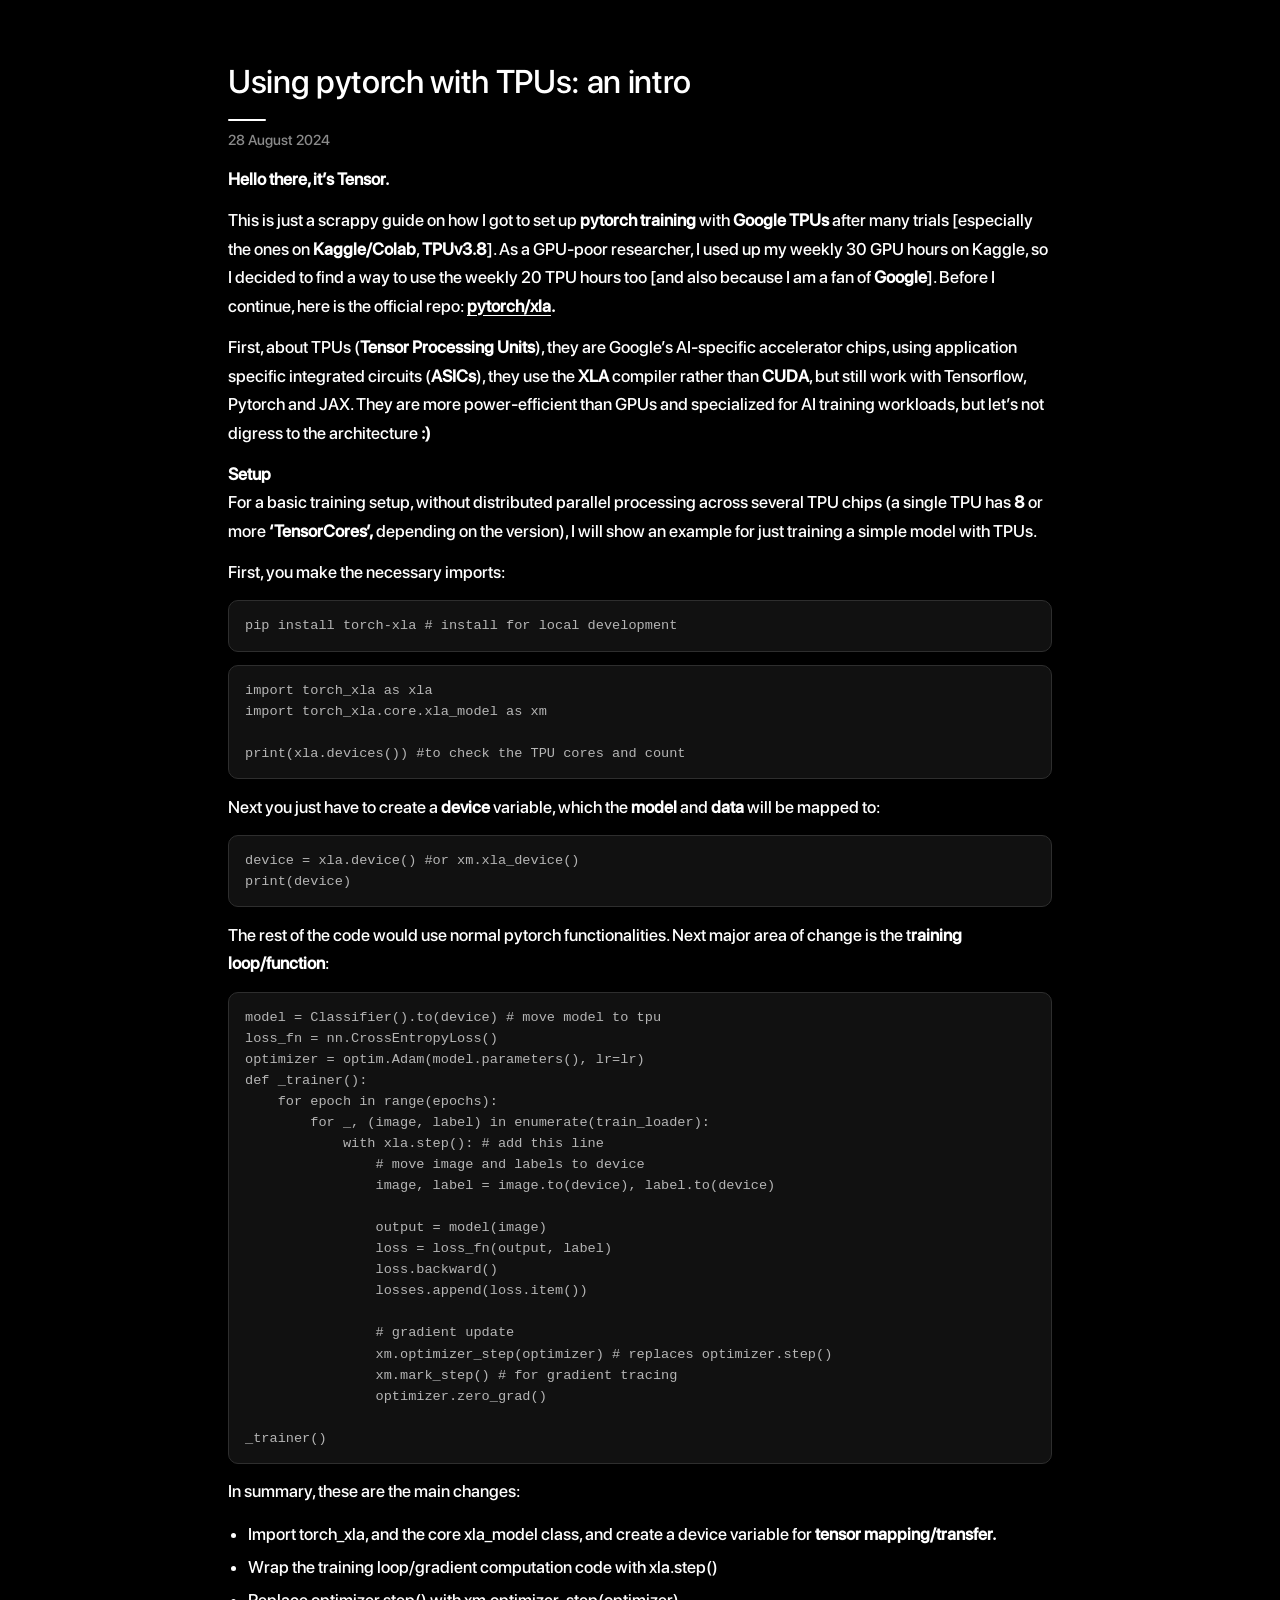
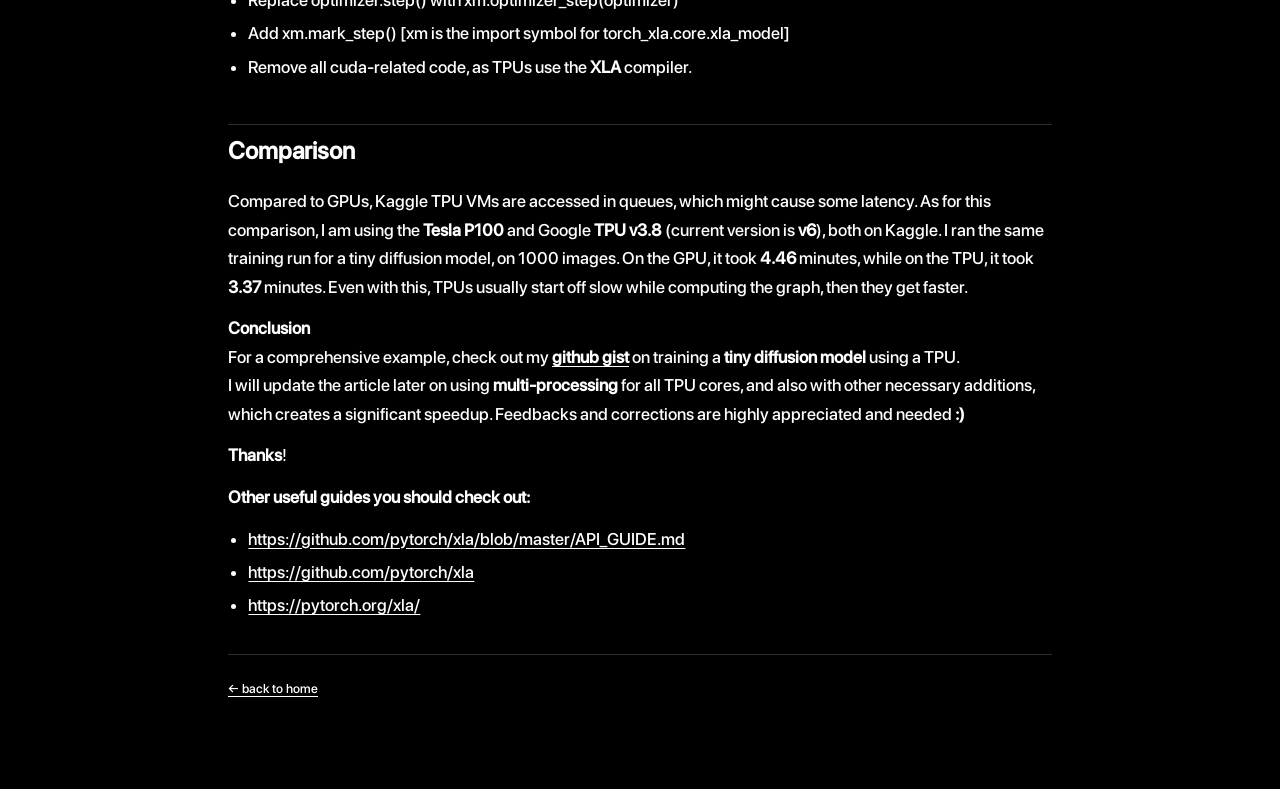
<file: articles/tpu-torch.html>
<!DOCTYPE html>
<html lang="en">
<head>
<meta charset="UTF-8">
<meta name="viewport" content="width=device-width, initial-scale=1.0">
<link rel="stylesheet" href="../styling.css">
<link rel="icon" href="data:image/svg+xml,<svg xmlns='http://www.w3.org/2000/svg' viewBox='0 0 16 16'><rect width='16' height='16' fill='%23fff'/><circle cx='8' cy='8' r='3.5' fill='%23000'/></svg>">
<title>Using pytorch with TPUs: an intro · tensor</title>
</head>
<body>
<div class="wrap">
<header>
  <h1>Using pytorch with TPUs: an intro</h1>
  <p class="article-date">28 August 2024</p>
</header>
<main>
<p><strong>Hello there, it’s Tensor.</strong></p>
<p>This is just a scrappy guide on how I got to set up <strong>pytorch
training</strong> with <strong>Google TPUs</strong> after many trials
[especially the ones on <strong>Kaggle/Colab</strong>,
<strong>TPUv3.8</strong>]. As a GPU-poor researcher, I used up my weekly
30 GPU hours on Kaggle, so I decided to find a way to use the weekly 20
TPU hours too [and also because I am a fan of <strong>Google</strong>].
Before I continue, here is the official repo: <a
href="https://github.com/pytorch/xla/blob/master/API_GUIDE.md"><strong>pytorch/xla</strong></a><strong>.</strong></p>
<p>First, about TPUs (<strong>Tensor Processing Units</strong>), they
are Google’s AI-specific accelerator chips, using application specific
integrated circuits (<strong>ASICs</strong>), they use the
<strong>XLA</strong> compiler rather than <strong>CUDA</strong>, but
still work with Tensorflow, Pytorch and JAX. They are more
power-efficient than GPUs and specialized for AI training workloads, but
let’s not digress to the architecture <strong>:)</strong></p>
<p><strong>Setup</strong><br />
For a basic training setup, without distributed parallel processing
across several TPU chips (a single TPU has <strong>8</strong> or more
<strong>‘TensorCores’,</strong> depending on the version), I will show
an example for just training a simple model with TPUs.</p>
<p>First, you make the necessary imports:</p>
<pre><code>pip install torch-xla # install for local development</code></pre>
<pre><code>import torch_xla as xla
import torch_xla.core.xla_model as xm

print(xla.devices()) #to check the TPU cores and count</code></pre>
<p>Next you just have to create a <strong>device</strong> variable,
which the <strong>model</strong> and <strong>data</strong> will be
mapped to:</p>
<pre><code>device = xla.device() #or xm.xla_device()
print(device)</code></pre>
<p>The rest of the code would use normal pytorch functionalities. Next
major area of change is the t<strong>raining loop/function</strong>:</p>
<pre><code>model = Classifier().to(device) # move model to tpu 
loss_fn = nn.CrossEntropyLoss()
optimizer = optim.Adam(model.parameters(), lr=lr) 
def _trainer():
    for epoch in range(epochs):
        for _, (image, label) in enumerate(train_loader):
            with xla.step(): # add this line
                # move image and labels to device
                image, label = image.to(device), label.to(device)

                output = model(image)
                loss = loss_fn(output, label)
                loss.backward()
                losses.append(loss.item())

                # gradient update
                xm.optimizer_step(optimizer) # replaces optimizer.step()
                xm.mark_step() # for gradient tracing 
                optimizer.zero_grad()

_trainer()</code></pre>
<p>In summary, these are the main changes:</p>
<ul>
<li>Import torch_xla, and the core xla_model class, and create a device
variable for <strong>tensor mapping/transfer.</strong><br />
</li>
<li>Wrap the training loop/gradient computation code with
xla.step()<br />
</li>
<li>Replace optimizer.step() with xm.optimizer_step(optimizer)<br />
</li>
<li>Add xm.mark_step() [xm is the import symbol for
torch_xla.core.xla_model]<br />
</li>
<li>Remove all cuda-related code, as TPUs use the <strong>XLA</strong>
compiler.</li>
</ul>

<h2 id="comparison"><strong>Comparison</strong></h2>
<p>Compared to GPUs, Kaggle TPU VMs are accessed in queues, which might
cause some latency. As for this comparison, I am using the <strong>Tesla
P100</strong> and Google <strong>TPU v3.8</strong> (current version is
<strong>v6</strong>), both on Kaggle. I ran the same training run for a
tiny diffusion model, on 1000 images. On the GPU, it took
<strong>4.46</strong> minutes, while on the TPU, it took
<strong>3.37</strong> minutes. Even with this, TPUs usually start off
slow while computing the graph, then they get faster.</p>
<p><strong>Conclusion</strong><br />
For a comprehensive example, check out my <strong><a
href="https://gist.github.com/kelechi-c/3fec230de4cd5f37039dfcddfeeb048b">github
gist</a></strong> on training a <strong>tiny</strong> <strong>diffusion
model</strong> using a TPU.<br />
I will update the article later on using
<strong>multi-processing</strong> for all TPU cores, and also with other
necessary additions, which creates a significant speedup. Feedbacks and
corrections are highly appreciated and needed <strong>:)</strong></p>
<p><strong>Thanks</strong>!</p>
<p><strong>Other useful guides you should check out:</strong></p>
<ul>
<li><a
href="https://github.com/pytorch/xla/blob/master/API_GUIDE.md">https://github.com/pytorch/xla/blob/master/API_GUIDE.md</a><br />
</li>
<li><a
href="https://github.com/pytorch/xla">https://github.com/pytorch/xla</a><br />
</li>
<li><a href="https://pytorch.org/xla/">https://pytorch.org/xla/</a></li>
</ul>
</main>
<footer>
  <p class="updated"><a href="../index.html">← back to home</a></p>
</footer>
</div>
</body>
</html>
</file>
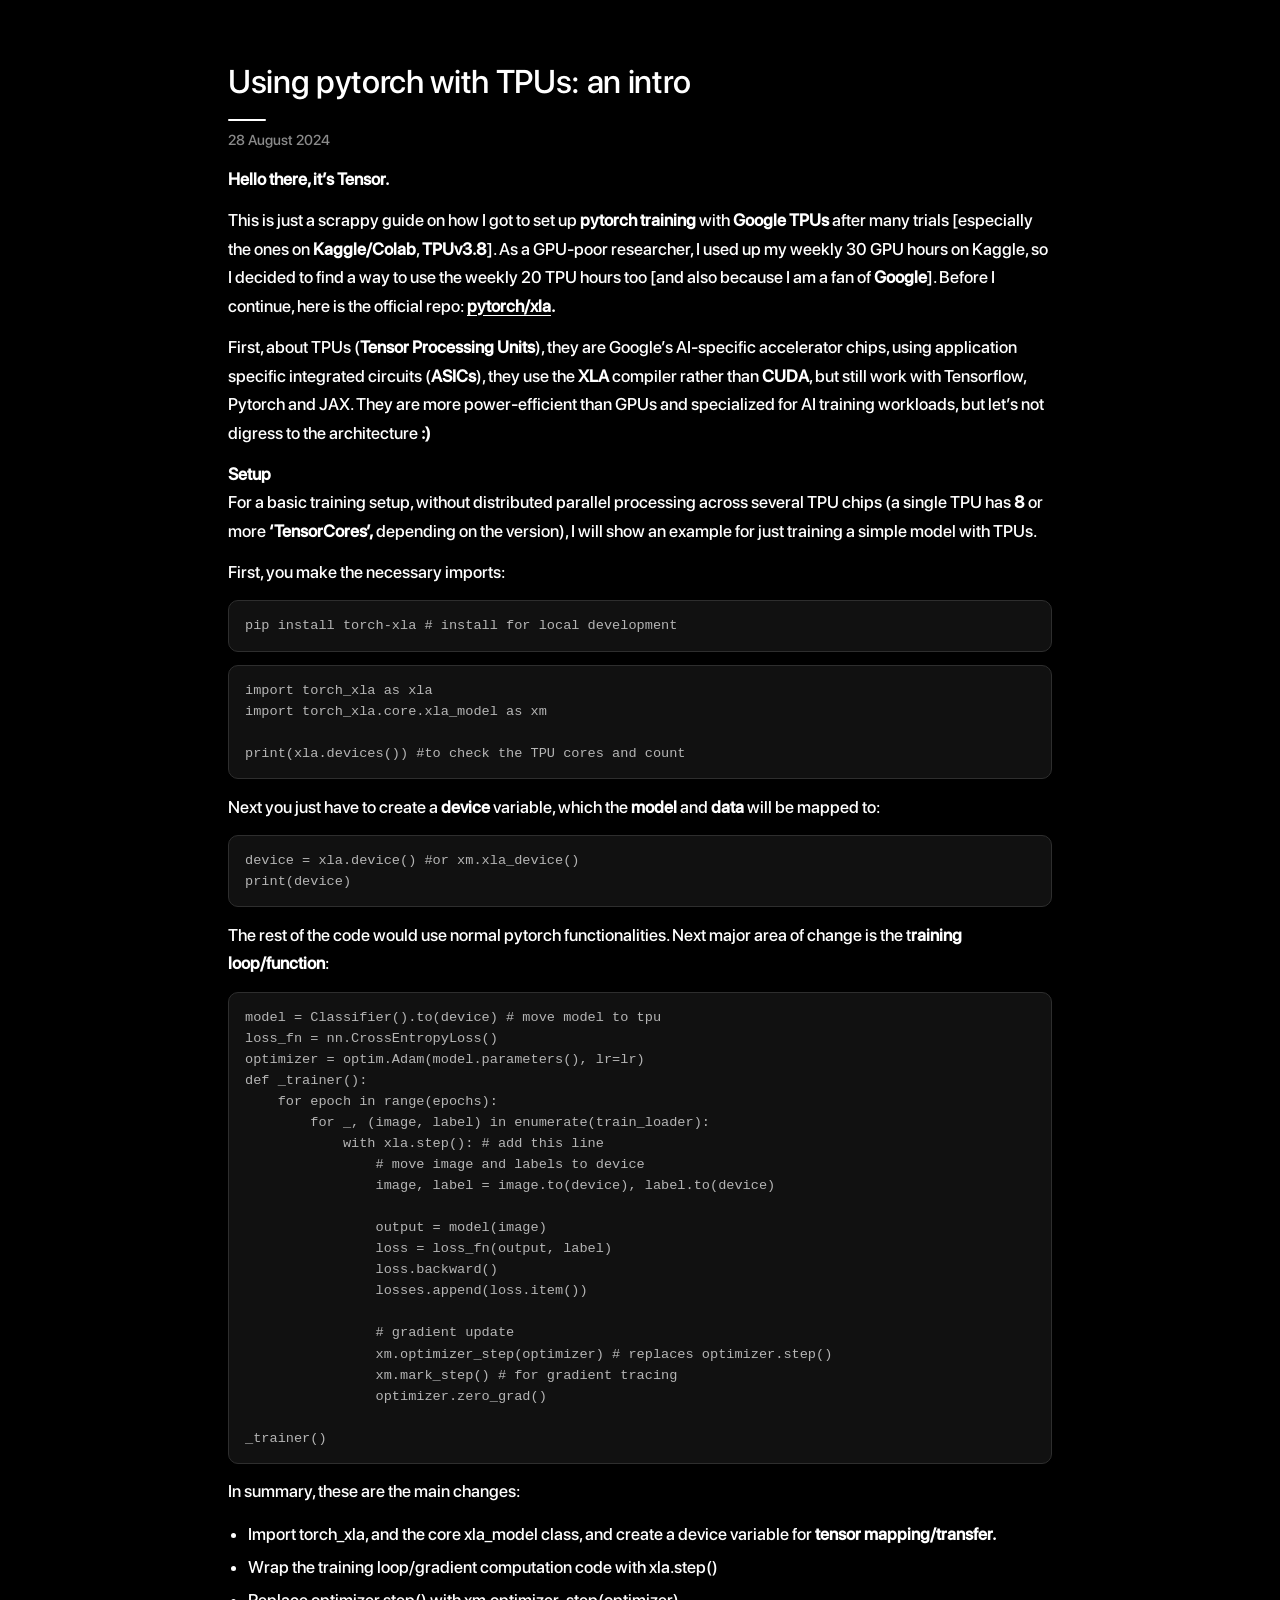
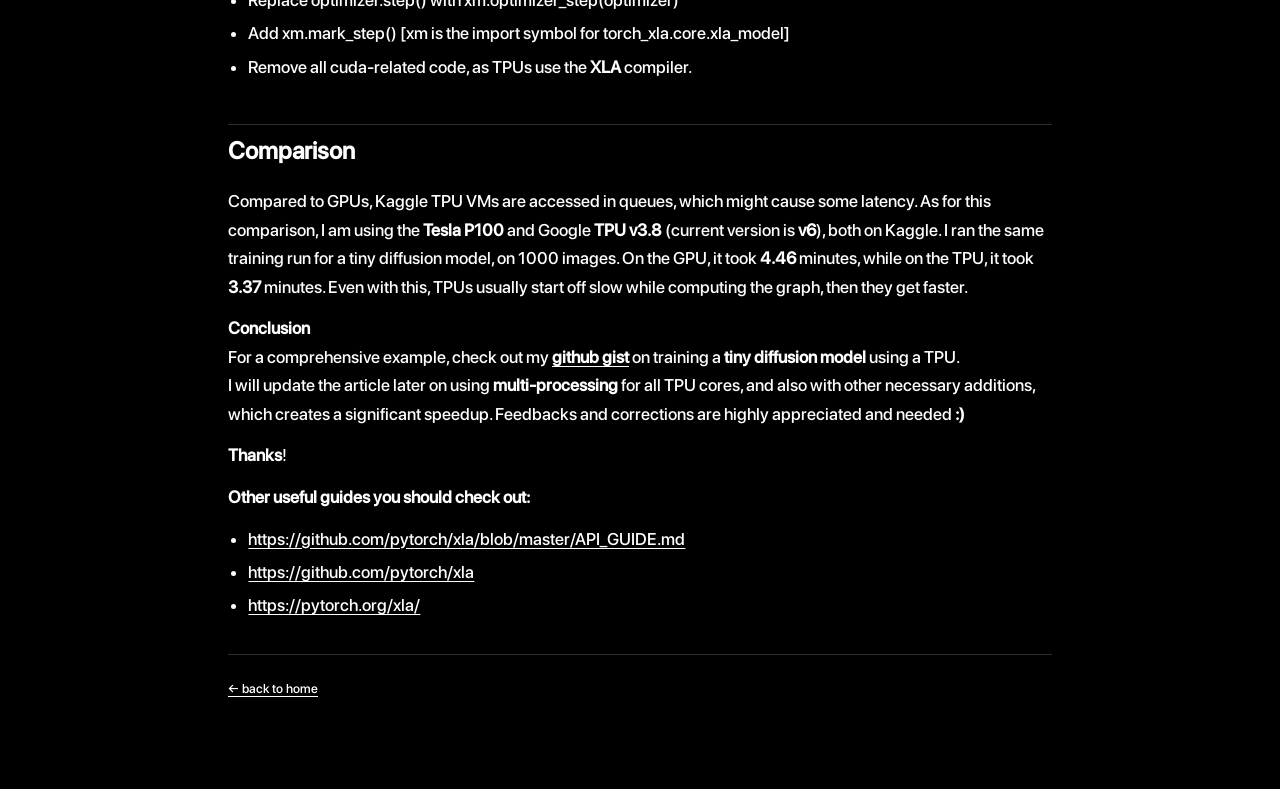
<file: articles/using-pytorch-with-tpus-an-intro.html>
<!DOCTYPE html>
<html lang="en">
<head>
<meta charset="UTF-8">
<meta name="viewport" content="width=device-width, initial-scale=1.0">
<link rel="stylesheet" href="../styling.css">
<link rel="icon" href="data:image/svg+xml,<svg xmlns='http://www.w3.org/2000/svg' viewBox='0 0 16 16'><rect width='16' height='16' fill='%23fff'/><circle cx='8' cy='8' r='3.5' fill='%23000'/></svg>">
<title>Using pytorch with TPUs: an intro · Kelechi (tensor)</title>
</head>
<body>
<div class="wrap">
<header>
  <h1>Using pytorch with TPUs: an intro</h1>
  <p class="article-date">28 August 2024</p>
</header>
<main>
<p><strong>Hello there, it’s Tensor.</strong></p>
<p>This is just a scrappy guide on how I got to set up <strong>pytorch
training</strong> with <strong>Google TPUs</strong> after many trials
[especially the ones on <strong>Kaggle/Colab</strong>,
<strong>TPUv3.8</strong>]. As a GPU-poor researcher, I used up my weekly
30 GPU hours on Kaggle, so I decided to find a way to use the weekly 20
TPU hours too [and also because I am a fan of <strong>Google</strong>].
Before I continue, here is the official repo: <a
href="https://github.com/pytorch/xla/blob/master/API_GUIDE.md"><strong>pytorch/xla</strong></a><strong>.</strong></p>
<p>First, about TPUs (<strong>Tensor Processing Units</strong>), they
are Google’s AI-specific accelerator chips, using application specific
integrated circuits (<strong>ASICs</strong>), they use the
<strong>XLA</strong> compiler rather than <strong>CUDA</strong>, but
still work with Tensorflow, Pytorch and JAX. They are more
power-efficient than GPUs and specialized for AI training workloads, but
let’s not digress to the architecture <strong>:)</strong></p>
<p><strong>Setup</strong><br />
For a basic training setup, without distributed parallel processing
across several TPU chips (a single TPU has <strong>8</strong> or more
<strong>‘TensorCores’,</strong> depending on the version), I will show
an example for just training a simple model with TPUs.</p>
<p>First, you make the necessary imports:</p>
<pre><code>pip install torch-xla # install for local development</code></pre>
<pre><code>import torch_xla as xla
import torch_xla.core.xla_model as xm

print(xla.devices()) #to check the TPU cores and count</code></pre>
<p>Next you just have to create a <strong>device</strong> variable,
which the <strong>model</strong> and <strong>data</strong> will be
mapped to:</p>
<pre><code>device = xla.device() #or xm.xla_device()
print(device)</code></pre>
<p>The rest of the code would use normal pytorch functionalities. Next
major area of change is the t<strong>raining loop/function</strong>:</p>
<pre><code>model = Classifier().to(device) # move model to tpu 
loss_fn = nn.CrossEntropyLoss()
optimizer = optim.Adam(model.parameters(), lr=lr) 
def _trainer():
    for epoch in range(epochs):
        for _, (image, label) in enumerate(train_loader):
            with xla.step(): # add this line
                # move image and labels to device
                image, label = image.to(device), label.to(device)

                output = model(image)
                loss = loss_fn(output, label)
                loss.backward()
                losses.append(loss.item())

                # gradient update
                xm.optimizer_step(optimizer) # replaces optimizer.step()
                xm.mark_step() # for gradient tracing 
                optimizer.zero_grad()

_trainer()</code></pre>
<p>In summary, these are the main changes:</p>
<ul>
<li>Import torch_xla, and the core xla_model class, and create a device
variable for <strong>tensor mapping/transfer.</strong><br />
</li>
<li>Wrap the training loop/gradient computation code with
xla.step()<br />
</li>
<li>Replace optimizer.step() with xm.optimizer_step(optimizer)<br />
</li>
<li>Add xm.mark_step() [xm is the import symbol for
torch_xla.core.xla_model]<br />
</li>
<li>Remove all cuda-related code, as TPUs use the <strong>XLA</strong>
compiler.</li>
</ul>

<h2 id="comparison"><strong>Comparison</strong></h2>
<p>Compared to GPUs, Kaggle TPU VMs are accessed in queues, which might
cause some latency. As for this comparison, I am using the <strong>Tesla
P100</strong> and Google <strong>TPU v3.8</strong> (current version is
<strong>v6</strong>), both on Kaggle. I ran the same training run for a
tiny diffusion model, on 1000 images. On the GPU, it took
<strong>4.46</strong> minutes, while on the TPU, it took
<strong>3.37</strong> minutes. Even with this, TPUs usually start off
slow while computing the graph, then they get faster.</p>
<p><strong>Conclusion</strong><br />
For a comprehensive example, check out my <strong><a
href="https://gist.github.com/kelechi-c/3fec230de4cd5f37039dfcddfeeb048b">github
gist</a></strong> on training a <strong>tiny</strong> <strong>diffusion
model</strong> using a TPU.<br />
I will update the article later on using
<strong>multi-processing</strong> for all TPU cores, and also with other
necessary additions, which creates a significant speedup. Feedbacks and
corrections are highly appreciated and needed <strong>:)</strong></p>
<p><strong>Thanks</strong>!</p>
<p><strong>Other useful guides you should check out:</strong></p>
<ul>
<li><a
href="https://github.com/pytorch/xla/blob/master/API_GUIDE.md">https://github.com/pytorch/xla/blob/master/API_GUIDE.md</a><br />
</li>
<li><a
href="https://github.com/pytorch/xla">https://github.com/pytorch/xla</a><br />
</li>
<li><a href="https://pytorch.org/xla/">https://pytorch.org/xla/</a></li>
</ul>
</main>
<footer>
  <p class="updated"><a href="../index.html">← back to home</a></p>
</footer>
</div>
</body>
</html>
</file>
<file: styling.css>
/* ============================================================
   personal site stylesheet (black/white, SF Pro Medium)
   See style.md for the full template.
   ============================================================ */

:root{
  /* palette — pure black/white */
  --background:#000000;   /* pure black page */
  --surface:#111111;      /* cards / alternate sections */
  --border:#2e2e2e;       /* subtle dividers */
  --text:#ffffff;         /* pure white */
  --muted:#8a8a8a;        /* metadata / secondary text */
  --accent:#ffffff;       /* primary accent */
  --accent-2:#c9c9c9;     /* lighter gray (hover) */
  --blue:#d4d4d4;         /* occasional secondary accent */
  --green:#b0b0b0;        /* occasional tertiary accent */
  --paper:var(--background); --paper-2:var(--surface); --paper-3:#1c1c1c; --line:var(--border);
  --ink:var(--text); --ink-2:#b5b5b5;
}

*{box-sizing:border-box}
html{scroll-behavior:smooth;scroll-padding-top:22px}
::selection{background:rgba(255,255,255,.28);color:var(--ink)}

/* v1 font — SF Pro Medium (self-hosted otf, local to v2) */
@font-face {
  font-family: "SF Pro Medium";
  src: url('sfpromedium.otf') format('truetype');
}

body{margin:0;background:var(--paper);color:var(--ink);
  font-family:"SF Pro Medium","Anthropic Sans",Arial,sans-serif;
  line-height:1.68;font-size:17px}

h1,h2,h3,h4{font-family:"SF Pro Medium","Anthropic Serif",Georgia,serif;
  font-weight:500;line-height:1.28;color:var(--ink)}
h1{font-size:2.05rem;margin:.15em 0 .2em;letter-spacing:-.01em}
h2{font-size:1.5rem;margin:1.8em 0 .85em;padding-top:.45em;border-top:1px solid var(--line)}
h3{font-size:1.12rem;margin:1.7em 0 .55em}
p{margin:.75em 0}

/* v1: bold intro subheading under the name */
.intro_phase{color:var(--ink);font-weight:700;font-size:1.3rem;margin:.8em 0 0.5em}

a{color:var(--accent);text-underline-offset:3px}
a:hover{color:var(--accent-2)}

ul{padding-left:1.2em;margin:.8em 0}
li{margin:.28em 0}
li::marker{color:var(--accent)}

.wrap{max-width:880px;margin:0 auto;padding:56px 28px 80px}

/* name heading with accent dash */
h1::after{content:"";display:block;width:2.4rem;height:2px;background:var(--accent);margin-top:.5em;border-radius:2px}

/* card grid — from the artifact landing pages */
.cards{display:grid;grid-template-columns:repeat(auto-fit,minmax(250px,1fr));gap:16px;margin:2.2em 0}
.card{position:relative;display:block;overflow:hidden;background:var(--surface);
  border:1px solid var(--border);border-radius:14px;padding:20px 22px 18px 24px;
  text-decoration:none;color:var(--ink);
  transition:transform .15s,border-color .15s,box-shadow .15s}
.card:hover{transform:translateY(-3px);border-color:var(--accent);box-shadow:0 6px 22px rgba(0,0,0,.34)}
.card h2{font-family:"SF Pro Medium","Anthropic Serif",Georgia,serif;font-weight:500;font-size:1.3rem;
  margin:0 0 .4em;line-height:1.2;padding-right:2.6rem;border-top:none;padding-top:0}
.card p{color:var(--ink-2);font-size:.93rem;margin:0}
.card .go{color:var(--accent-2);font-size:.82rem;margin-top:.75em;
  font-family:"JetBrains Mono",monospace;letter-spacing:.04em;transition:transform .15s}
.card:hover .go{transform:translateX(3px)}
.card .date{font-family:"JetBrains Mono",monospace;font-size:.72rem;letter-spacing:.08em;
  color:var(--muted);margin-top:.7em}

/* plain article list (articles/index.html) */
.artlist{list-style:none;padding:0;margin:1.2em 0}
.artlist li{margin:1.4em 0}
.artlist .date{font-size:.88rem;color:var(--muted)}

/* callout — accent-bordered note box */
.callout{border:1px solid var(--line);border-left:4px solid var(--accent);
  background:var(--paper-2);border-radius:8px;padding:12px 18px;margin:1.4em 0}
.callout .ct{font-family:"Anthropic Serif",Georgia,serif;font-weight:600;font-size:.9rem;
  letter-spacing:.06em;text-transform:uppercase;color:var(--accent);display:block;margin-bottom:4px}

code{font-family:"JetBrains Mono",monospace;font-size:.85em;color:var(--ink-2);
  background:var(--surface);border:1px solid var(--line);border-radius:5px;padding:1px 6px}

/* article pages */
.article-date{color:var(--muted);font-size:.9rem;margin:.4em 0 0}
pre{background:var(--surface);border:1px solid var(--line);border-radius:10px;
  padding:14px 16px;overflow-x:auto;font-family:"JetBrains Mono",monospace;
  font-size:.85rem;line-height:1.55}
pre code{background:none;border:none;padding:0;font-size:inherit;color:var(--ink-2)}
img{max-width:100%;border-radius:8px;border:1px solid var(--line);margin:.6em 0}

footer{margin-top:2.4em;padding-top:1.1em;border-top:1px solid var(--line);
  color:var(--muted);font-size:.9rem}
.updated{font-size:.8rem;margin-top:.5em;color:var(--muted)}

@media(max-width:560px){
  .wrap{padding:30px 18px 60px}
  body{font-size:16px}
  h1{font-size:1.6rem}
}
</file>
